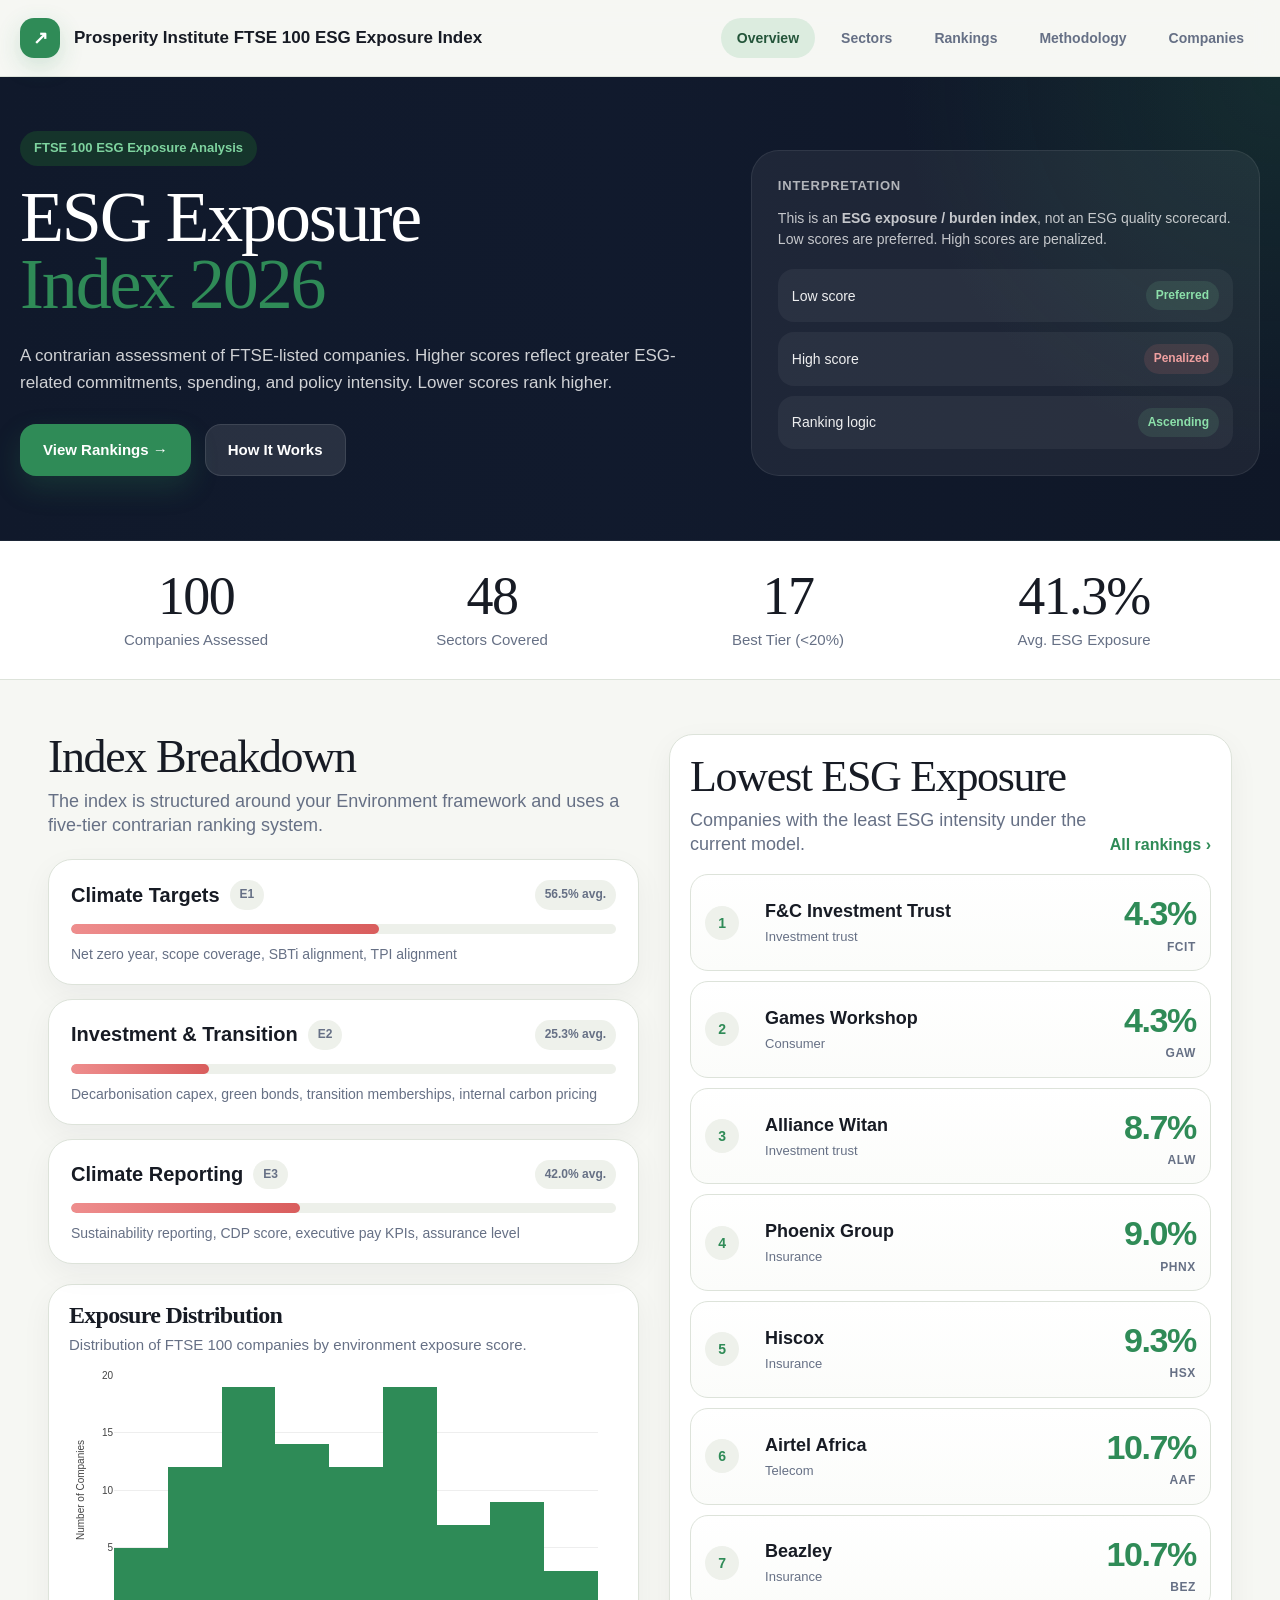
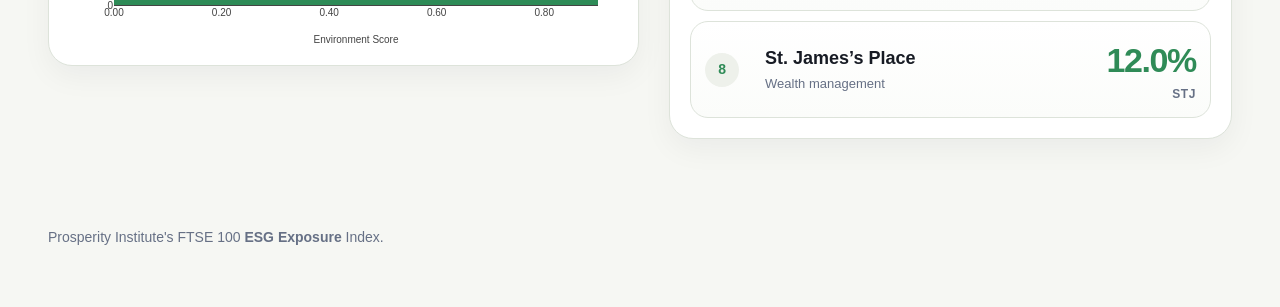
<file: index.html>
<!DOCTYPE html>
<html lang="en">
<head>
  <meta charset="UTF-8">
  <meta name="viewport" content="width=device-width, initial-scale=1.0">
  <title>FTSE 100 ESG Exposure Index</title>
  <link rel="stylesheet" href="styles.css">
  <script src="https://cdn.plot.ly/plotly-2.35.2.min.js"></script>
  <script defer src="data.js"></script>
  <script defer src="index.js"></script>
</head>
<body>
  <header>
    <div class="wrap nav">
      <div class="brand">
        <div class="brand-mark">↗</div>
        <div class="brand-name">Prosperity Institute FTSE 100 <strong>ESG Exposure</strong> Index</div>
      </div>
      <nav class="nav-links">
        <a href="index.html" class="active">Overview</a>
        <a href="sectors.html">Sectors</a>
        <a href="rankings.html">Rankings</a>
        <a href="methodology.html">Methodology</a>
        <a href="companies.html">Companies</a>
      </nav>
    </div>
  </header>

  <section class="hero">
    <div class="wrap hero-inner">
      <div>
        <div class="eyebrow">FTSE 100 ESG Exposure Analysis</div>
        <h1>ESG Exposure <span class="accent">Index 2026</span></h1>
        <p>
          A contrarian assessment of FTSE-listed companies. Higher scores reflect greater ESG-related commitments,
          spending, and policy intensity. Lower scores rank higher.
        </p>
        <div class="hero-actions">
          <a class="btn btn-primary" href="rankings.html">View Rankings →</a>
          <a class="btn btn-secondary" href="methodology.html">How It Works</a>
        </div>
      </div>

      <div class="hero-panel">
        <h3>Interpretation</h3>
        <p>
          This is an <strong>ESG exposure / burden index</strong>, not an ESG quality scorecard.
          Low scores are preferred. High scores are penalized.
        </p>
        <div class="signal-list">
          <div class="signal"><span class="name">Low score</span><span class="tag">Preferred</span></div>
          <div class="signal"><span class="name">High score</span><span class="tag" style="background:rgba(240,120,120,0.12);color:#f0a0a0;">Penalized</span></div>
          <div class="signal"><span class="name">Ranking logic</span><span class="tag">Ascending</span></div>
        </div>
      </div>
    </div>
  </section>

  <div class="stats-strip">
    <div class="wrap stats-grid" id="statsGrid"></div>
  </div>

  <section class="page">
    <div class="wrap">
      <div class="overview-grid">
        <div>
          <div class="section-head">
            <div>
              <h2>Index Breakdown</h2>
              <p>The index is structured around your Environment framework and uses a five-tier contrarian ranking system.</p>
            </div>
          </div>

          <div class="pillar-stack" id="pillarStack"></div>

          <div class="card mini-chart-card" style="margin-top:20px;">
            <div class="section-head overview-mini-head">
              <div>
                <h2><Strong>Exposure Distribution</Strong></h2>
                <p>Distribution of FTSE 100 companies by environment exposure score.</p>
              </div>
            </div>
            <div id="distributionChart" style="width:100%;height:280px;"></div>
          </div>
        </div>

        <div class="card leaderboard main-leaderboard-card">
          <div class="section-head" style="margin-bottom:18px;">
            <div>
              <h2 style="font-size:44px;">Lowest ESG Exposure</h2>
              <p>Companies with the least ESG intensity under the current model.</p>
            </div>
            <a class="section-link" href="rankings.html">All rankings ›</a>
          </div>
          <div class="leaderboard-list" id="leaderboardList"></div>
        </div>
      </div>
    </div>
  </section>

  <footer class="foot">
    <div class="wrap">Prosperity Institute's FTSE 100 <strong>ESG Exposure</strong> Index.</div>
  </footer>
</body>
</html>
</file>
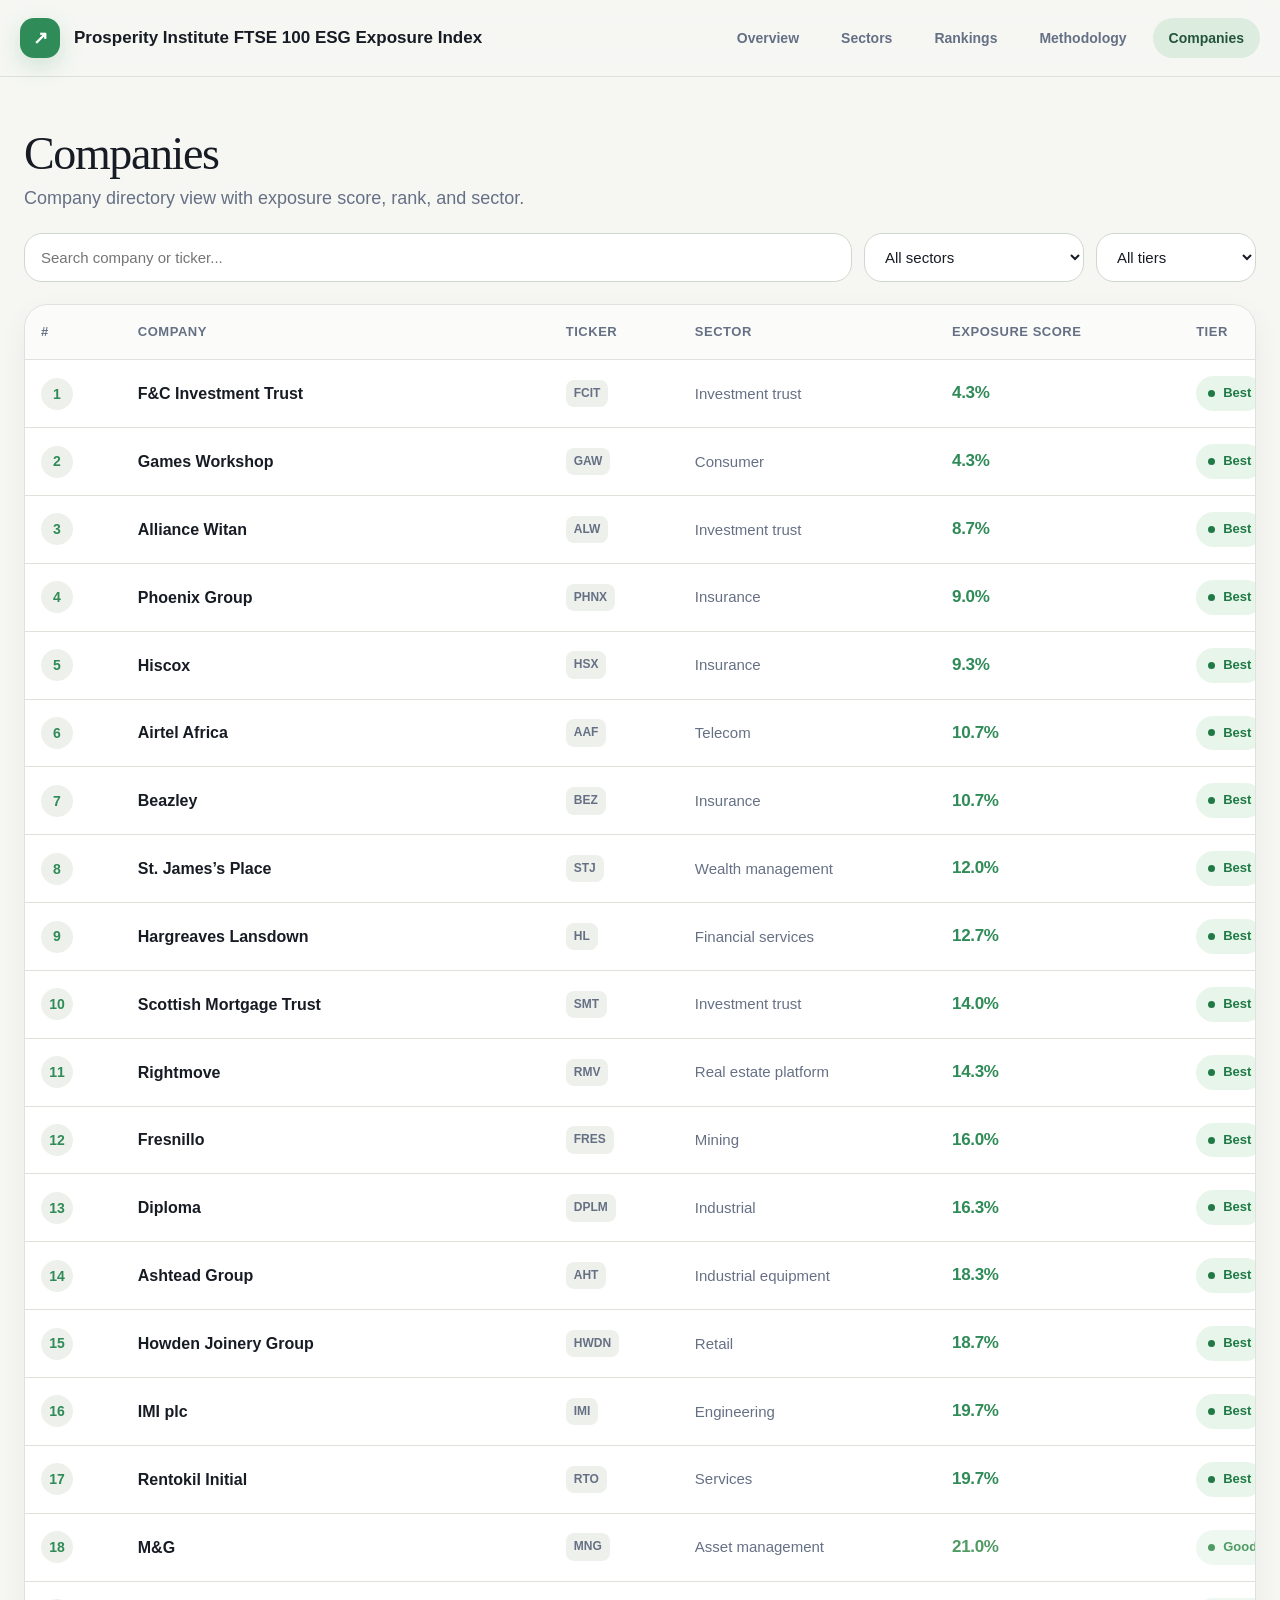
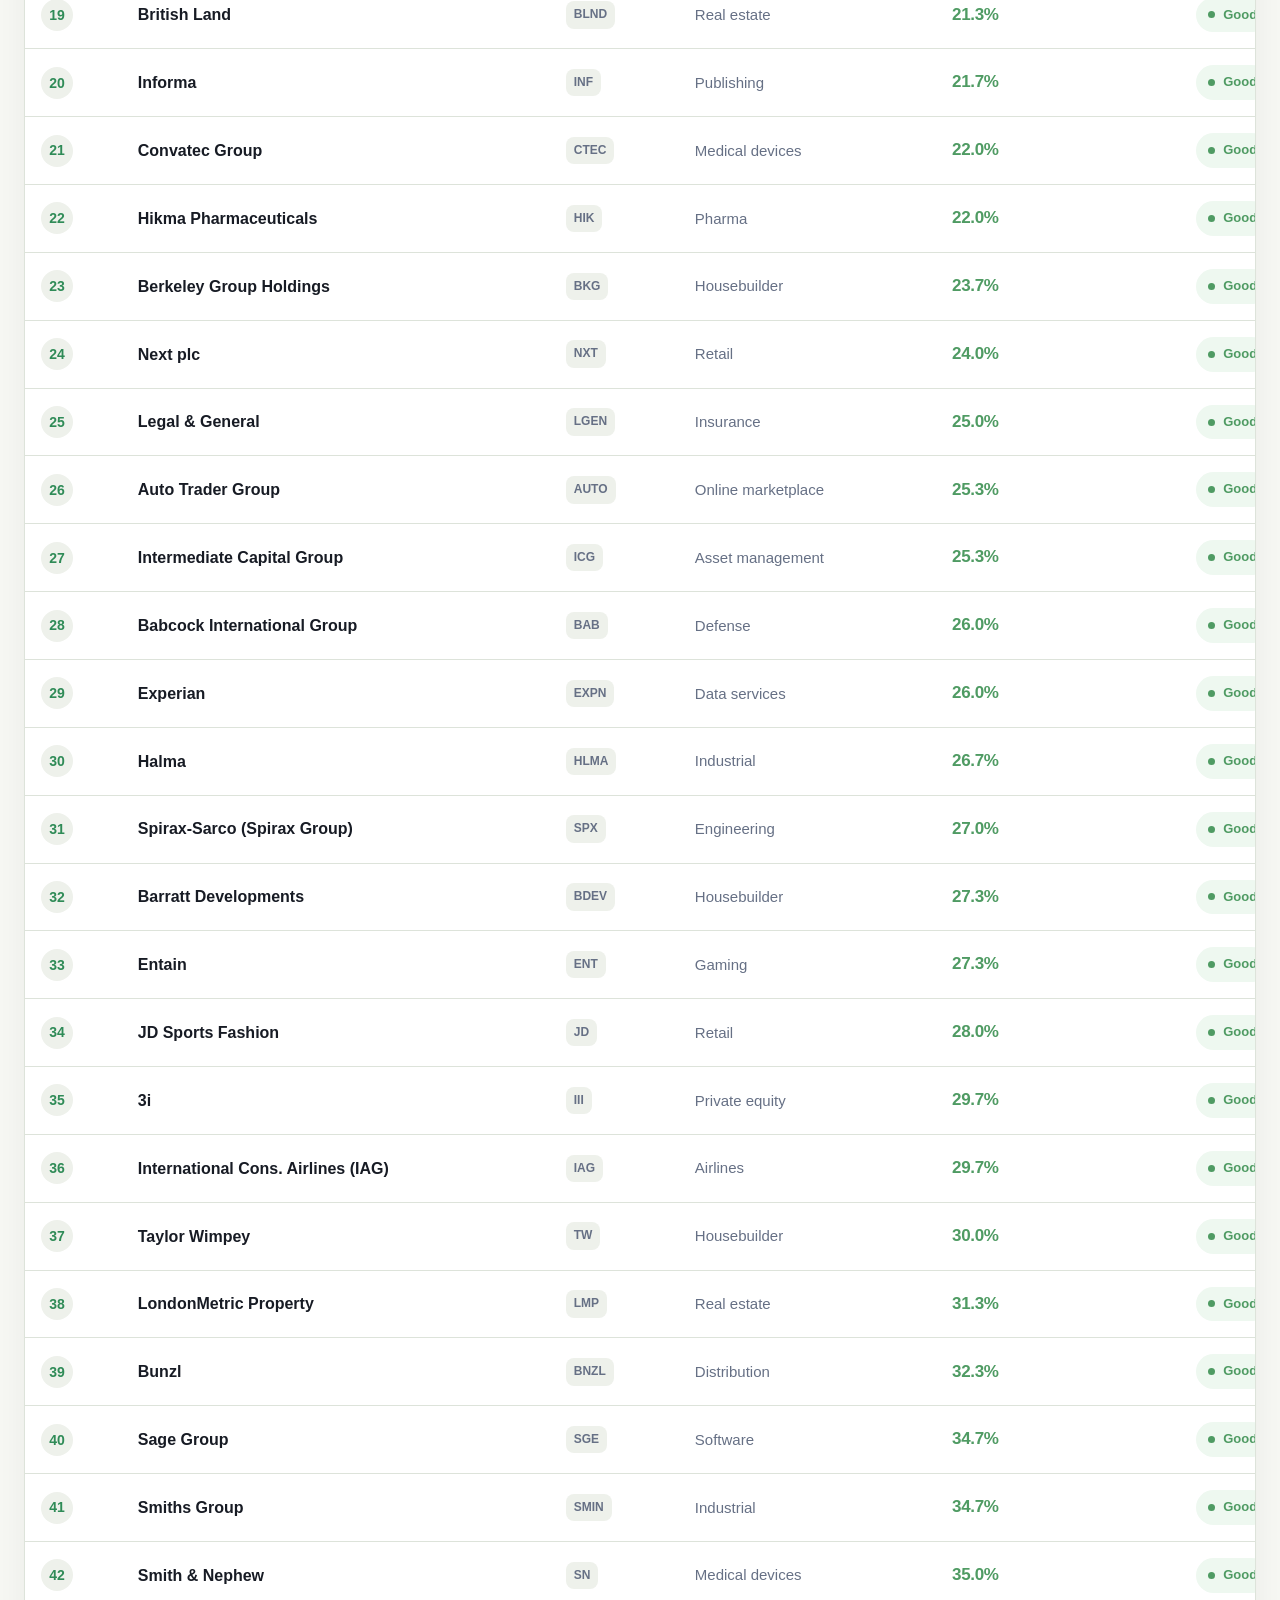
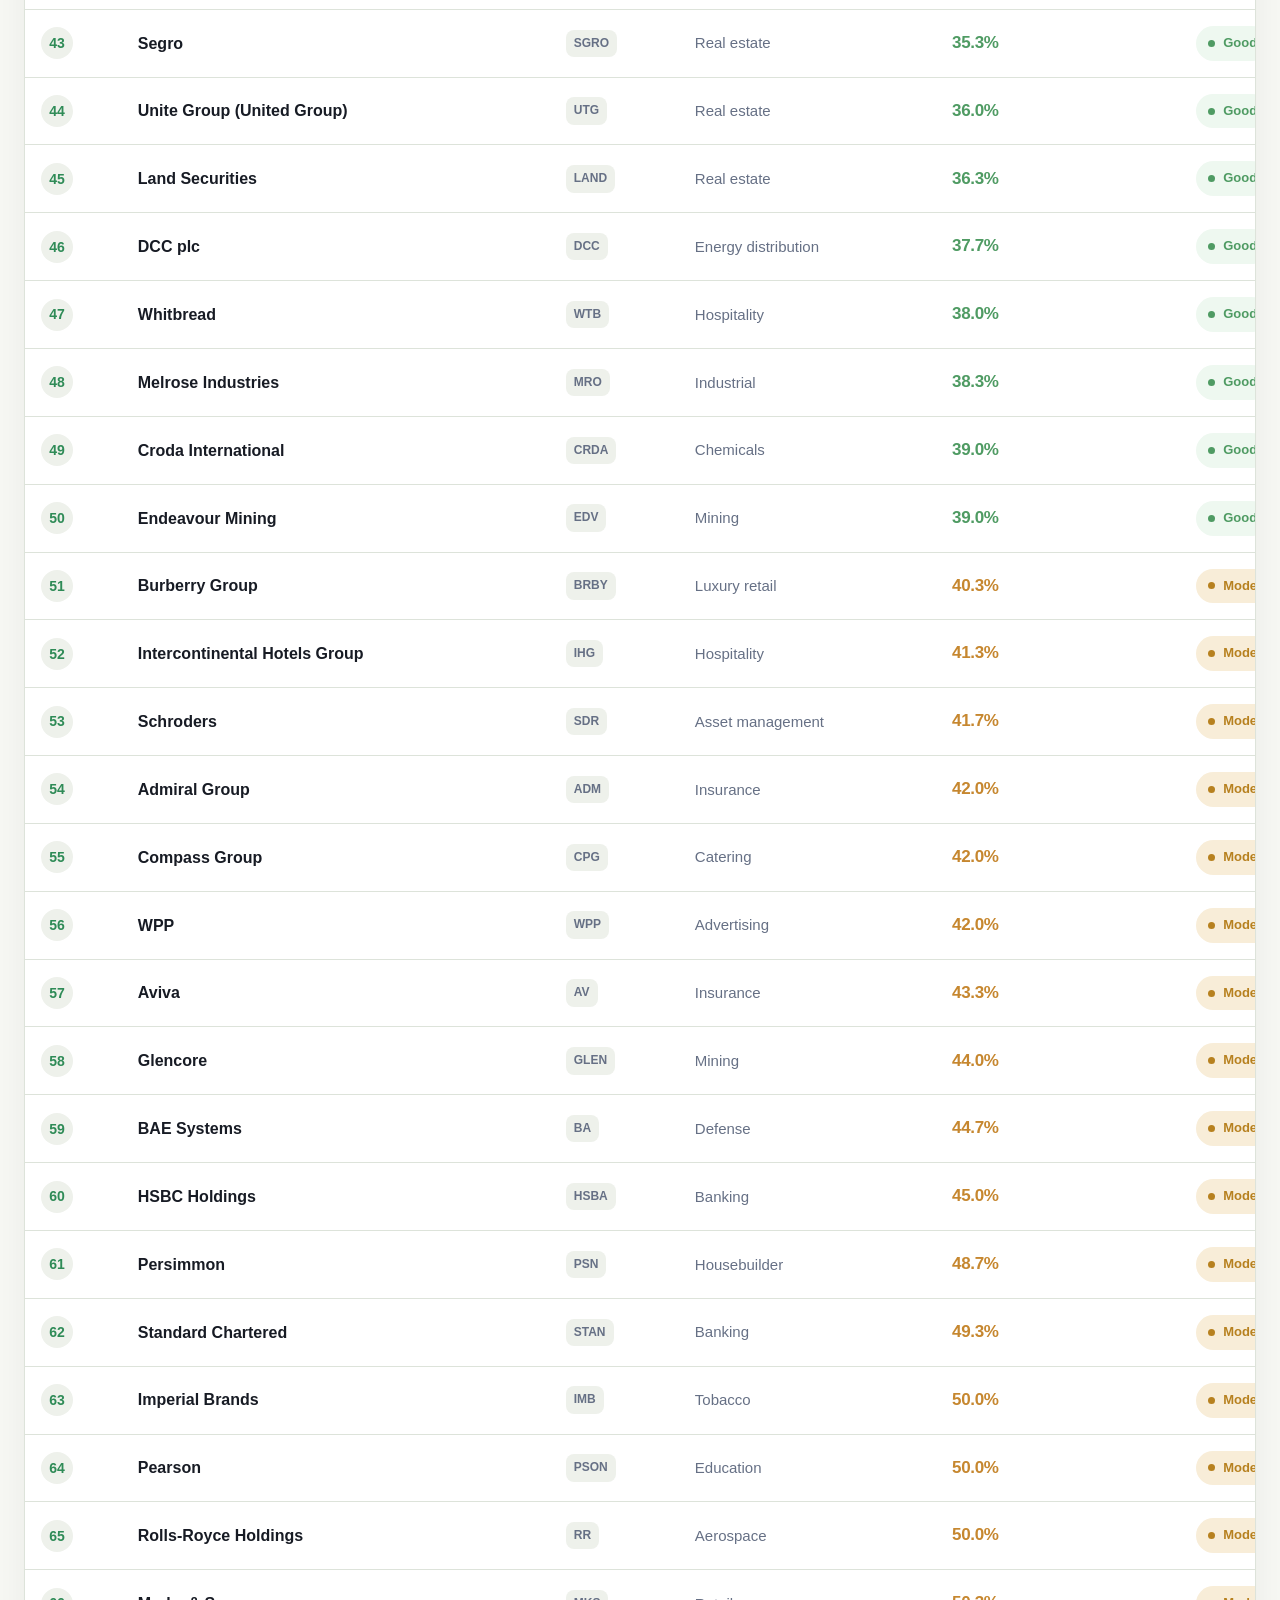
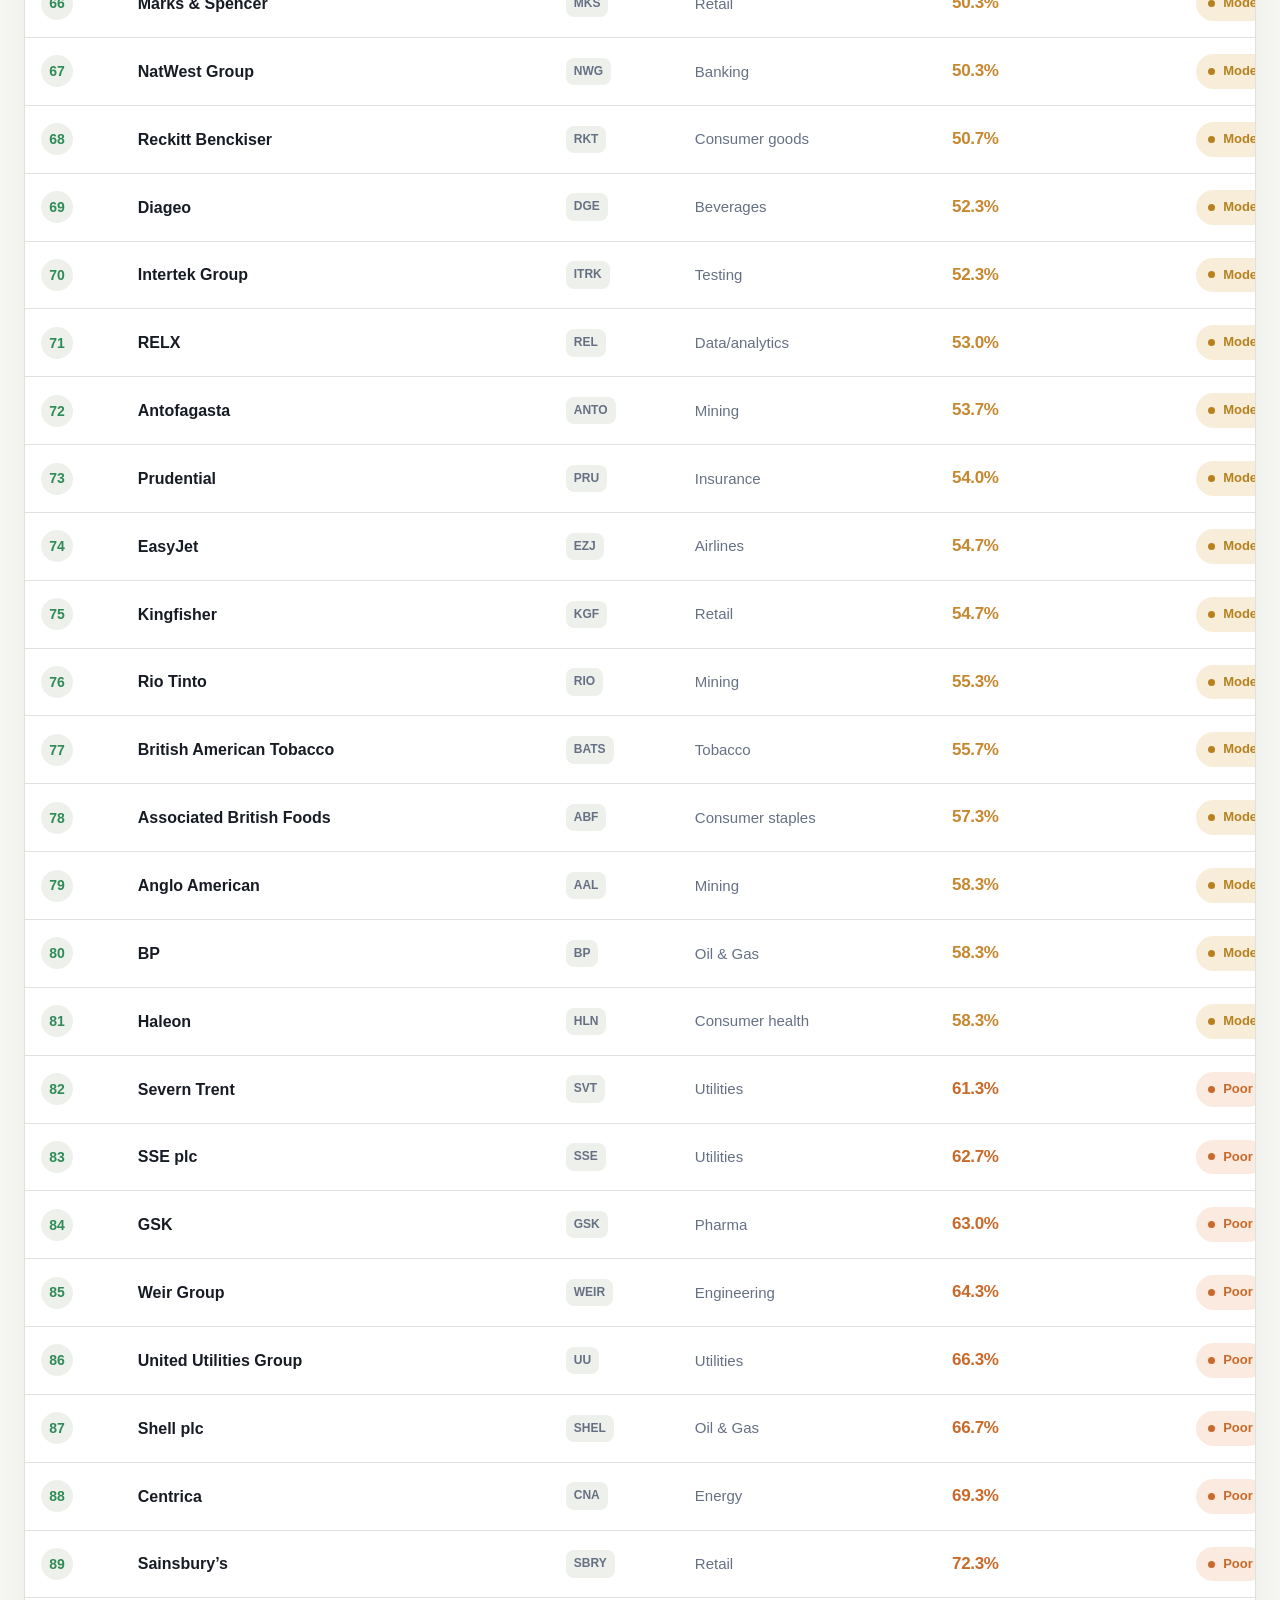
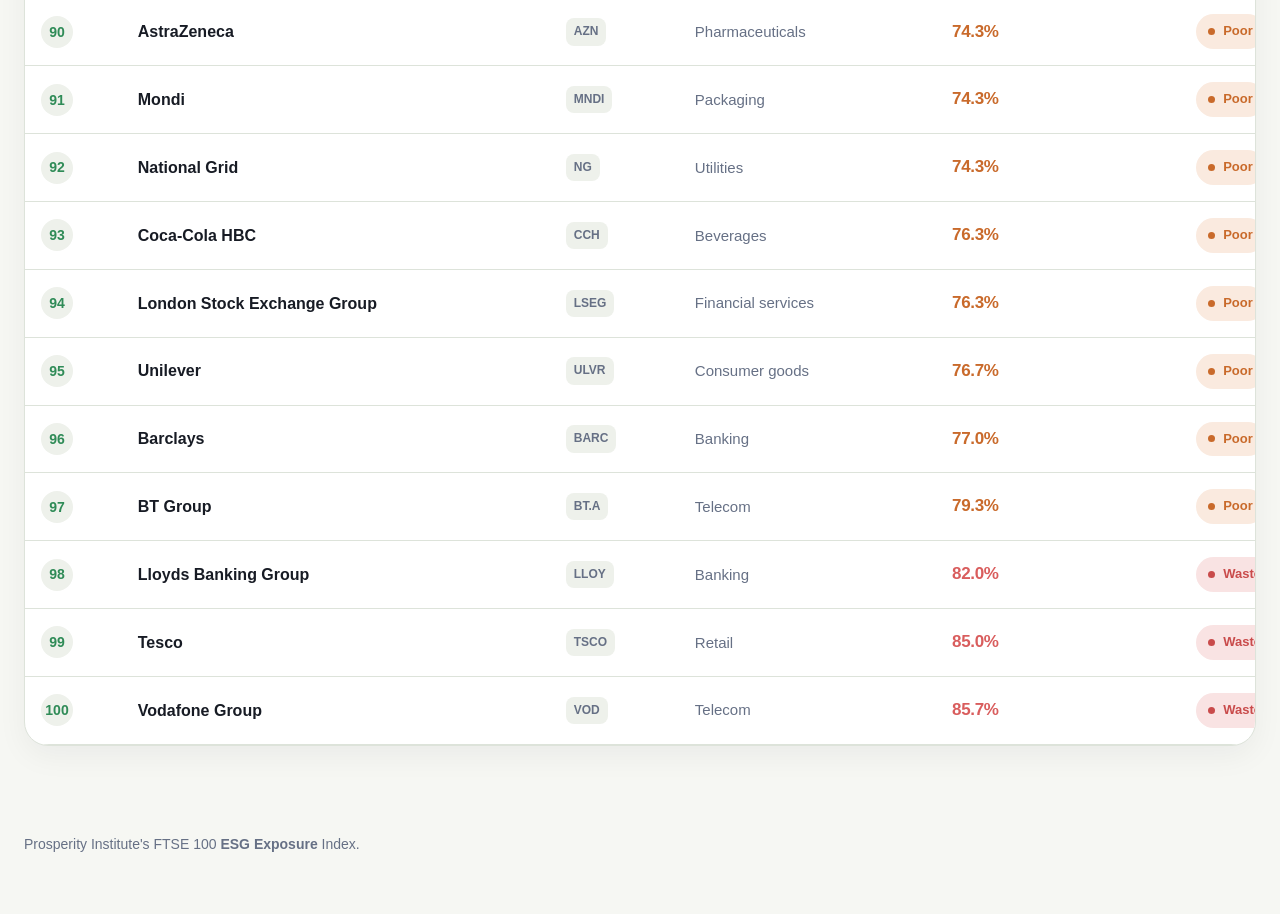
<file: companies.html>
<!DOCTYPE html>
<html lang="en"><head>
<meta charset="UTF-8"><meta name="viewport" content="width=device-width, initial-scale=1.0">
<title>Companies | FTSE 100 ESG Exposure Index</title>
<link rel="stylesheet" href="styles.css">
<script defer src="data.js"></script><script defer src="companies.js"></script>
</head><body>
<header><div class="wrap nav"><a href="index.html" class="brand">
  <div class="brand-mark">↗</div>
  <div class="brand-name">Prosperity Institute FTSE 100 <strong>ESG Exposure</strong> Index</div>
</a><nav class="nav-links">
  <a href="index.html">Overview</a>
  <a href="sectors.html">Sectors</a>
  <a href="rankings.html">Rankings</a>
  <a href="methodology.html">Methodology</a>
  <a href="companies.html" class="active">Companies</a>
</nav></div></header>
<section class="page"><div class="wrap-wide">
<div class="section-head"><div><h1>Companies</h1><p>Company directory view with exposure score, rank, and sector.</p></div></div>
<div class="toolbar">
<input class="control" id="searchInput" placeholder="Search company or ticker...">
<select class="control" id="sectorFilter"><option value="">All sectors</option></select>
<select class="control" id="tierFilter"><option value="">All tiers</option><option value="best">Best</option><option value="good">Good</option><option value="moderate">Moderate</option><option value="poor">Poor</option><option value="wasteful">Wasteful</option></select>
</div>
<div class="table-card"><div class="table-wrap"><table><thead><tr><th data-sort="rank">#</th><th data-sort="Company">Company</th><th data-sort="Ticker">Ticker</th><th data-sort="Sector">Sector</th><th data-sort="Environment_Score">Exposure Score</th><th data-sort="tier">Tier</th></tr></thead><tbody id="tableBody"></tbody></table></div></div>
</div></section>
<footer class="foot"><div class="wrap-wide">Prosperity Institute's FTSE 100 <strong>ESG Exposure</strong> Index.</div></footer>
</body></html>
</file>
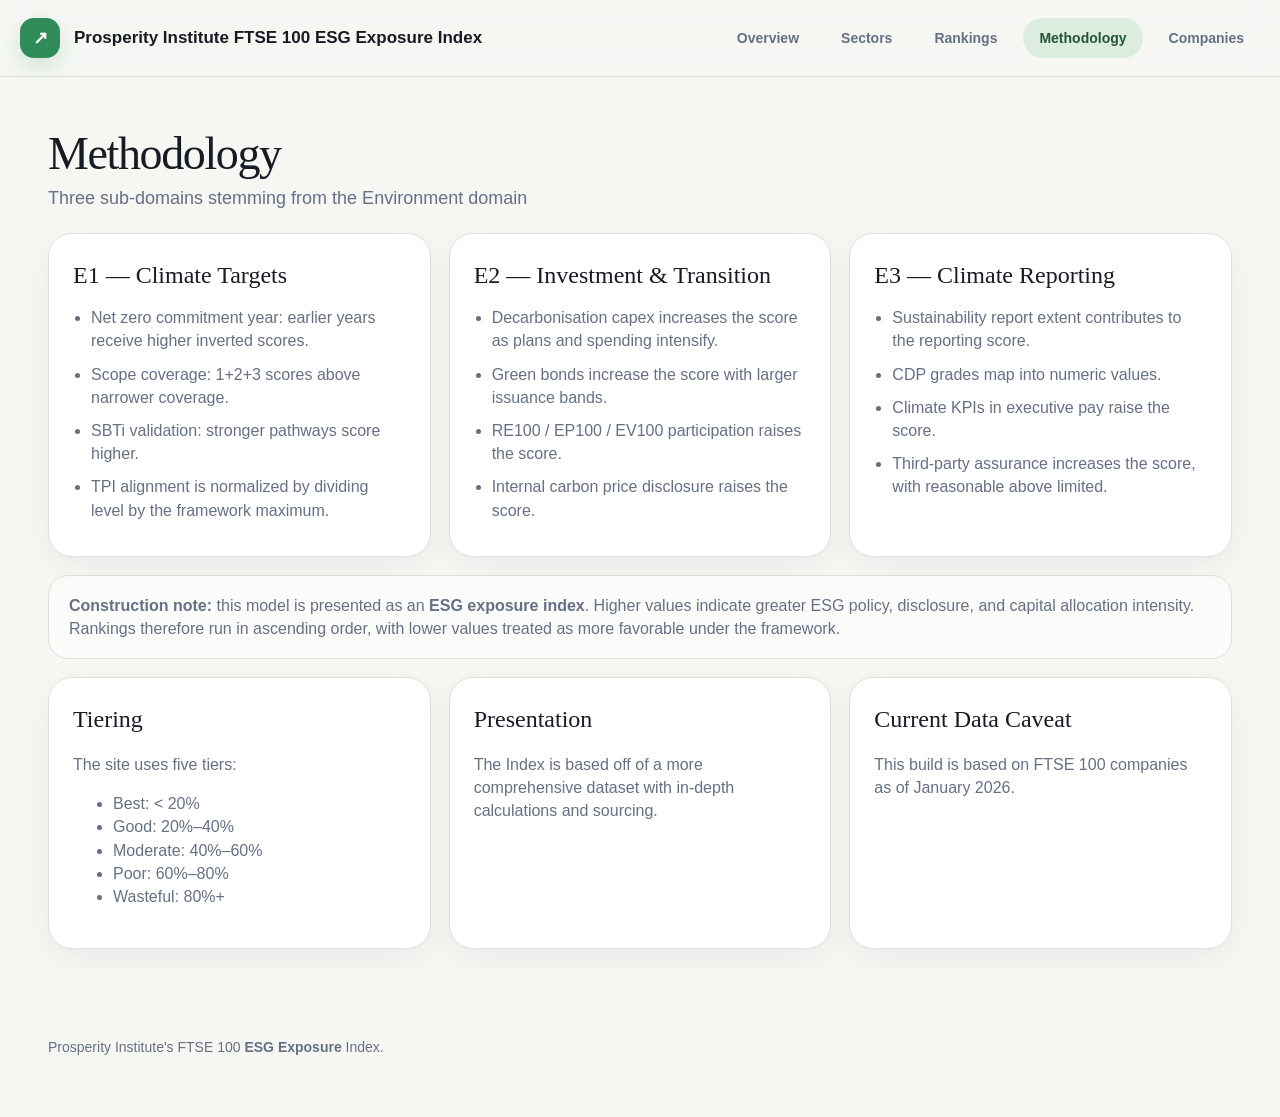
<file: methodology.html>
<!DOCTYPE html>
<html lang="en"><head>
<meta charset="UTF-8"><meta name="viewport" content="width=device-width, initial-scale=1.0">
<title>Methodology | FTSE 100 ESG Exposure Index</title>
<link rel="stylesheet" href="styles.css">
<script defer src="data.js"></script><script defer src="methodology.js"></script>
</head><body>
<header><div class="wrap nav"><a href="index.html" class="brand">
  <div class="brand-mark">↗</div>
  <div class="brand-name">Prosperity Institute FTSE 100 <strong>ESG Exposure</strong> Index</div>
</a><nav class="nav-links">
  <a href="index.html">Overview</a>
  <a href="sectors.html">Sectors</a>
  <a href="rankings.html">Rankings</a>
  <a href="methodology.html" class="active">Methodology</a>
  <a href="companies.html">Companies</a>
</nav></div></header>
<section class="page"><div class="wrap">
<div class="section-head"><div><h1>Methodology</h1><p>Three sub-domains stemming from the Environment domain</p></div></div>
<div class="method-grid">
<div class="method-card"><h3>E1 — Climate Targets</h3><ul><li>Net zero commitment year: earlier years receive higher inverted scores.</li><li>Scope coverage: 1+2+3 scores above narrower coverage.</li><li>SBTi validation: stronger pathways score higher.</li><li>TPI alignment is normalized by dividing level by the framework maximum.</li></ul></div>
<div class="method-card"><h3>E2 — Investment & Transition</h3><ul><li>Decarbonisation capex increases the score as plans and spending intensify.</li><li>Green bonds increase the score with larger issuance bands.</li><li>RE100 / EP100 / EV100 participation raises the score.</li><li>Internal carbon price disclosure raises the score.</li></ul></div>
<div class="method-card"><h3>E3 — Climate Reporting</h3><ul><li>Sustainability report extent contributes to the reporting score.</li><li>CDP grades map into numeric values.</li><li>Climate KPIs in executive pay raise the score.</li><li>Third-party assurance increases the score, with reasonable above limited.</li></ul></div>
</div>
<div class="construction"><strong>Construction note:</strong> this model is presented as an <strong>ESG exposure index</strong>. Higher values indicate greater ESG policy, disclosure, and capital allocation intensity. Rankings therefore run in ascending order, with lower values treated as more favorable under the framework.</div>
<div class="simple-grid" style="margin-top:18px;">
<div class="simple-card"><h3>Tiering</h3><p>The site uses five tiers:</p><ul><li>Best: &lt; 20%</li><li>Good: 20%–40%</li><li>Moderate: 40%–60%</li><li>Poor: 60%–80%</li><li>Wasteful: 80%+</li></ul></div>
<div class="simple-card"><h3>Presentation</h3><p>The Index is based off of a more comprehensive dataset with in-depth calculations and sourcing.</p></div>
<div class="simple-card"><h3>Current Data Caveat</h3><p>This build is based on FTSE 100 companies as of January 2026.</p></div>
</div></div></section>
<footer class="foot"><div class="wrap">Prosperity Institute's FTSE 100 <strong>ESG Exposure</strong> Index.</div></footer>
</body></html>
</file>
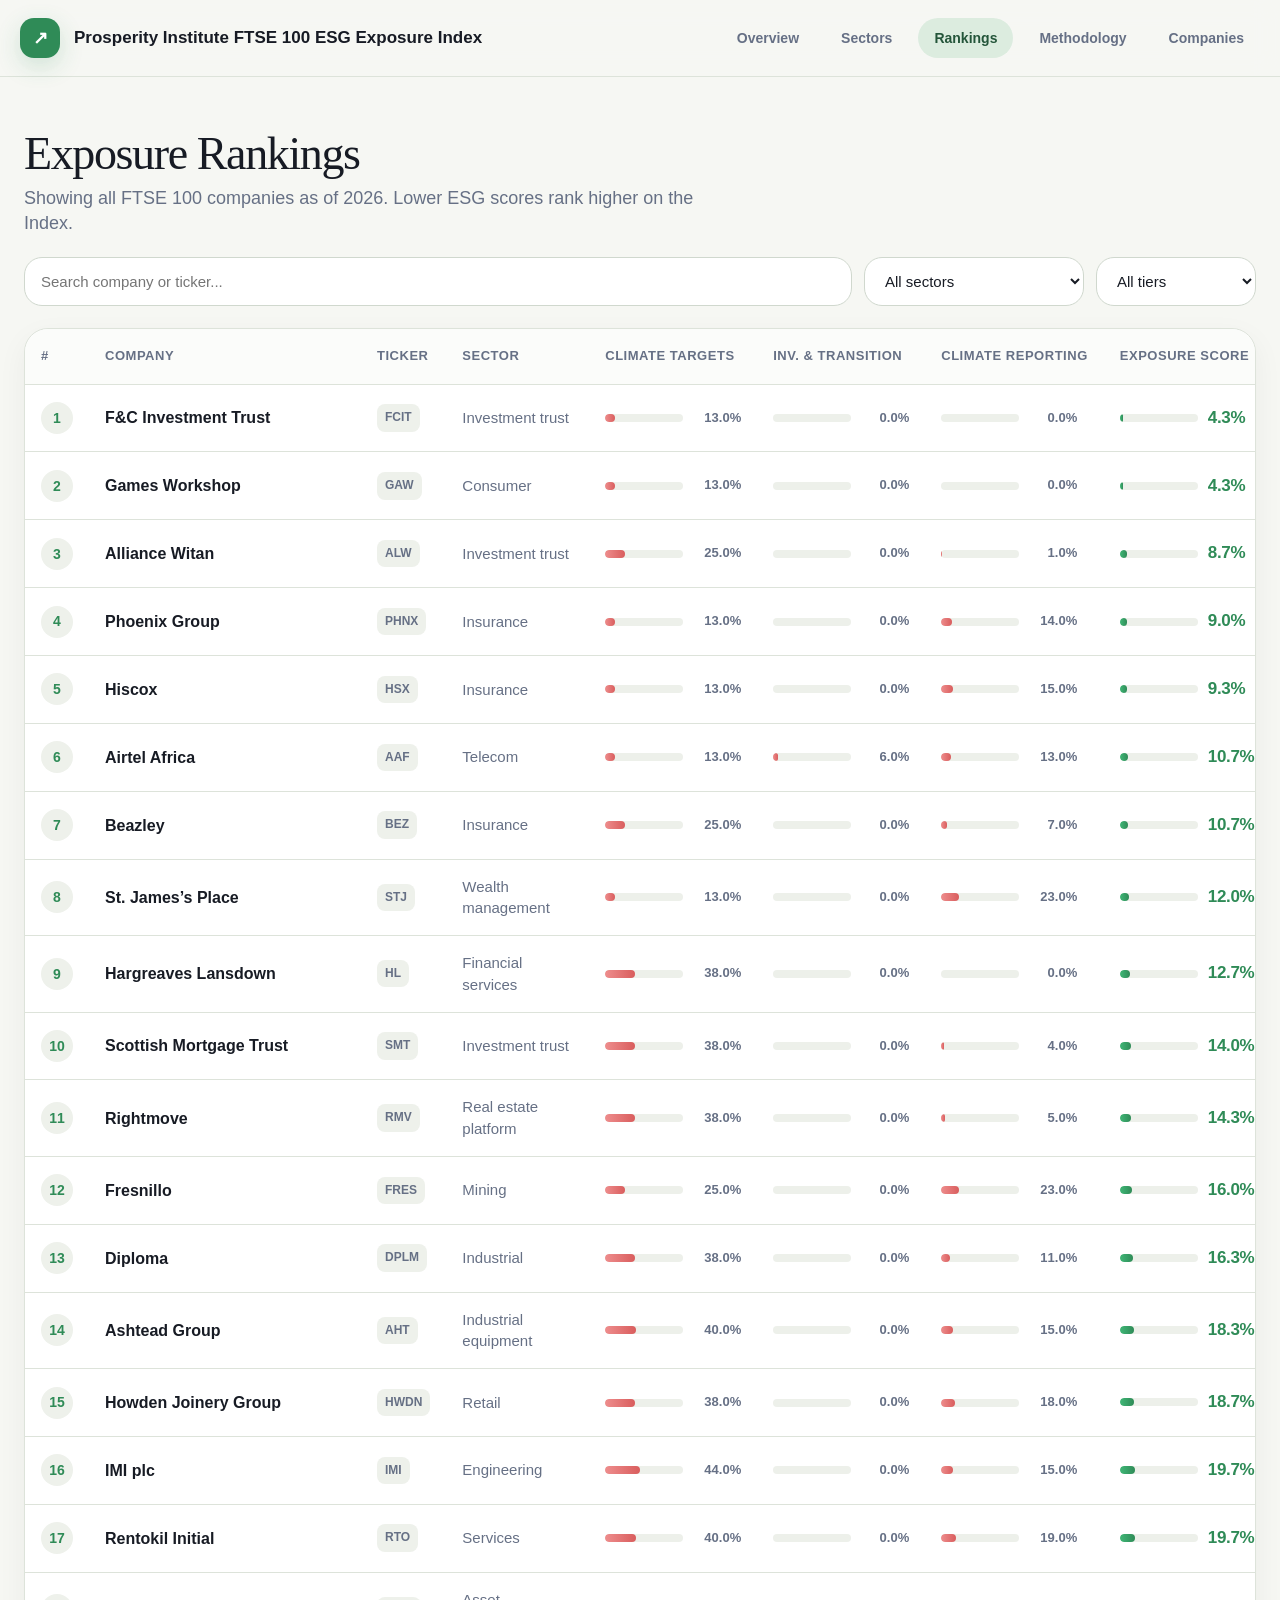
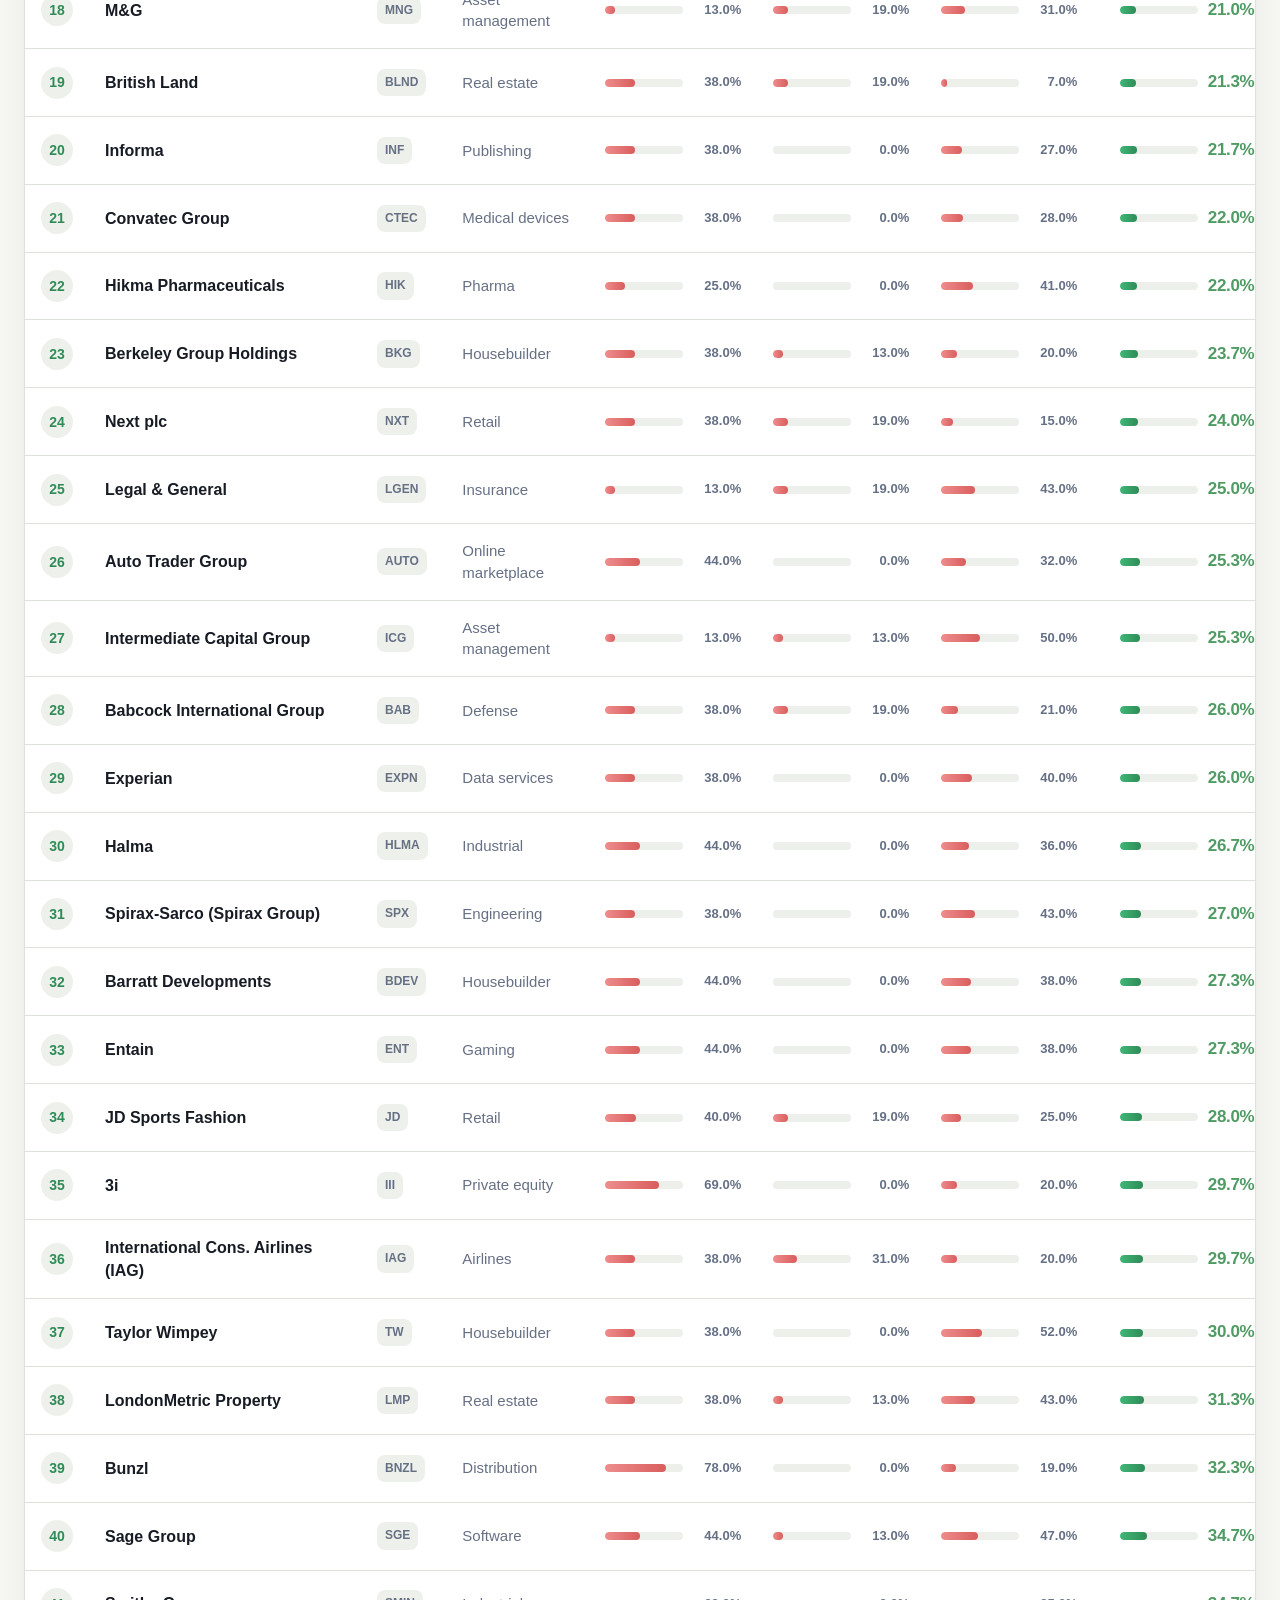
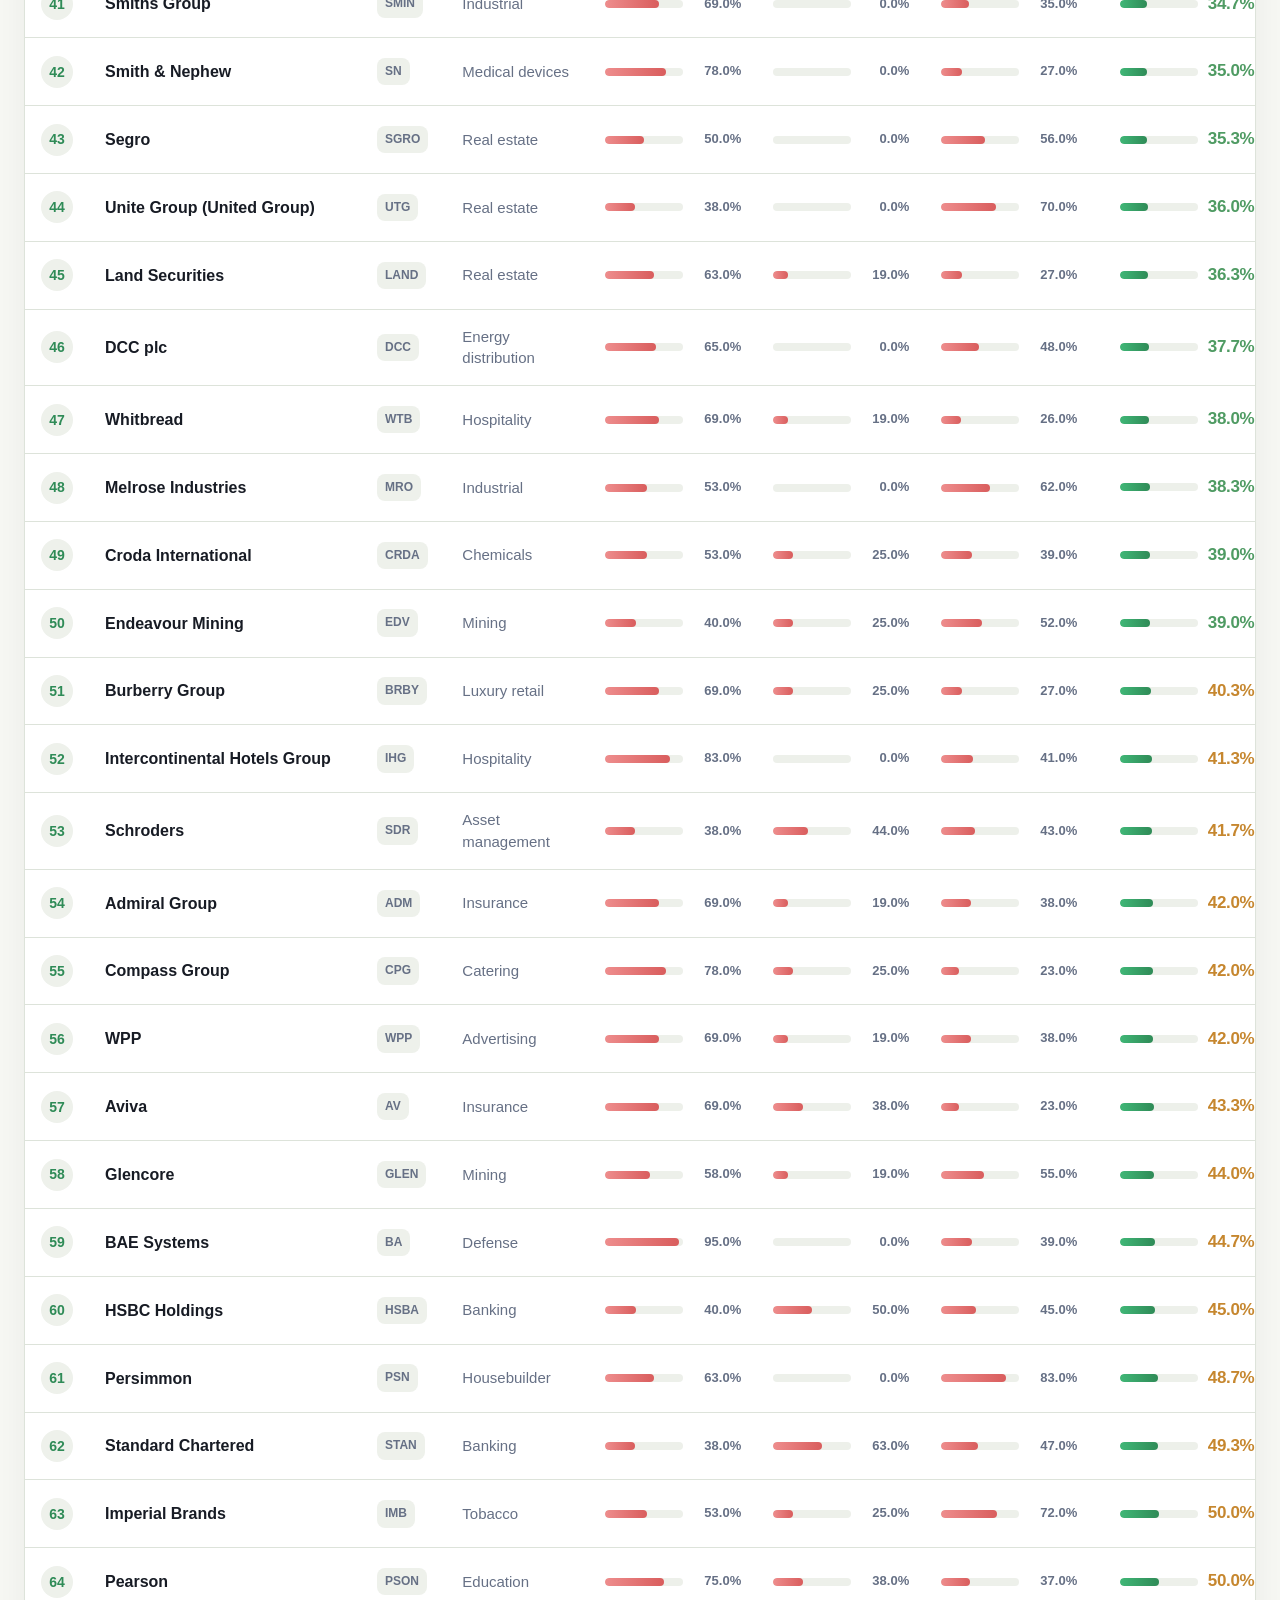
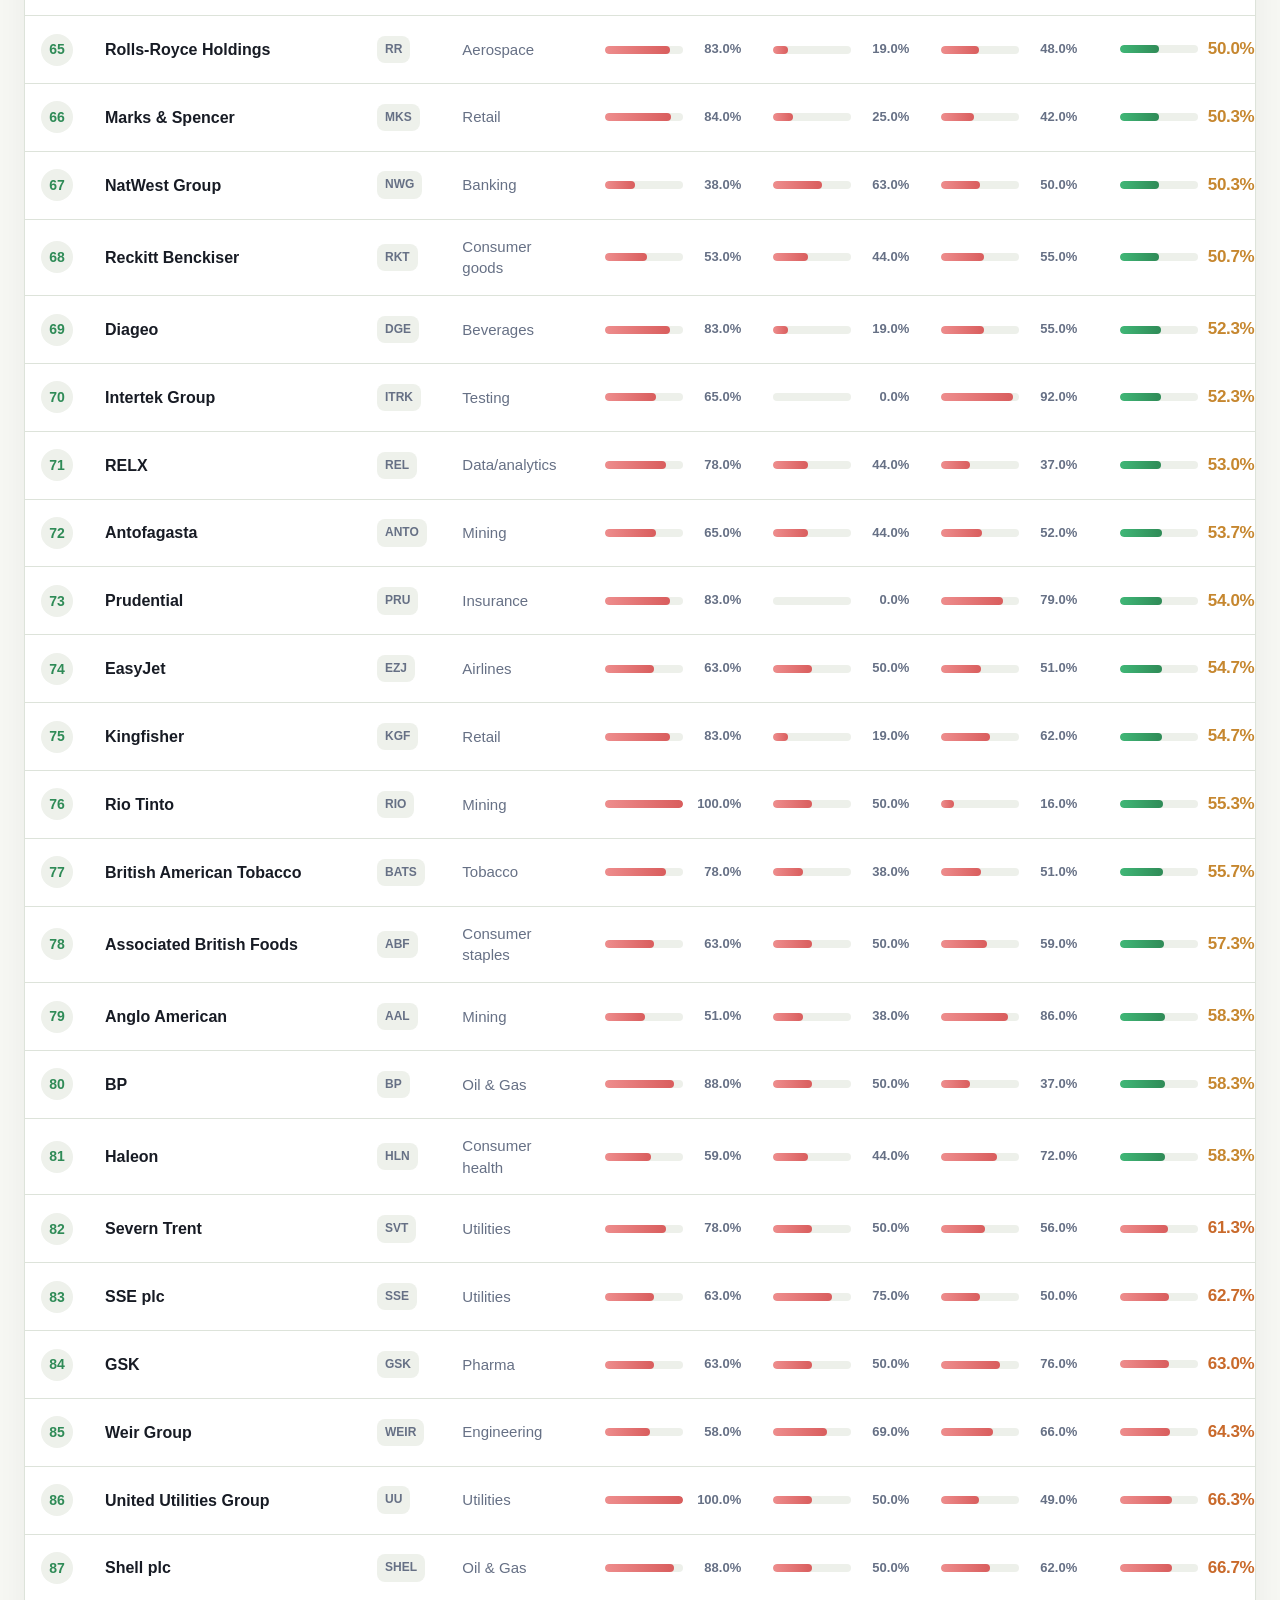
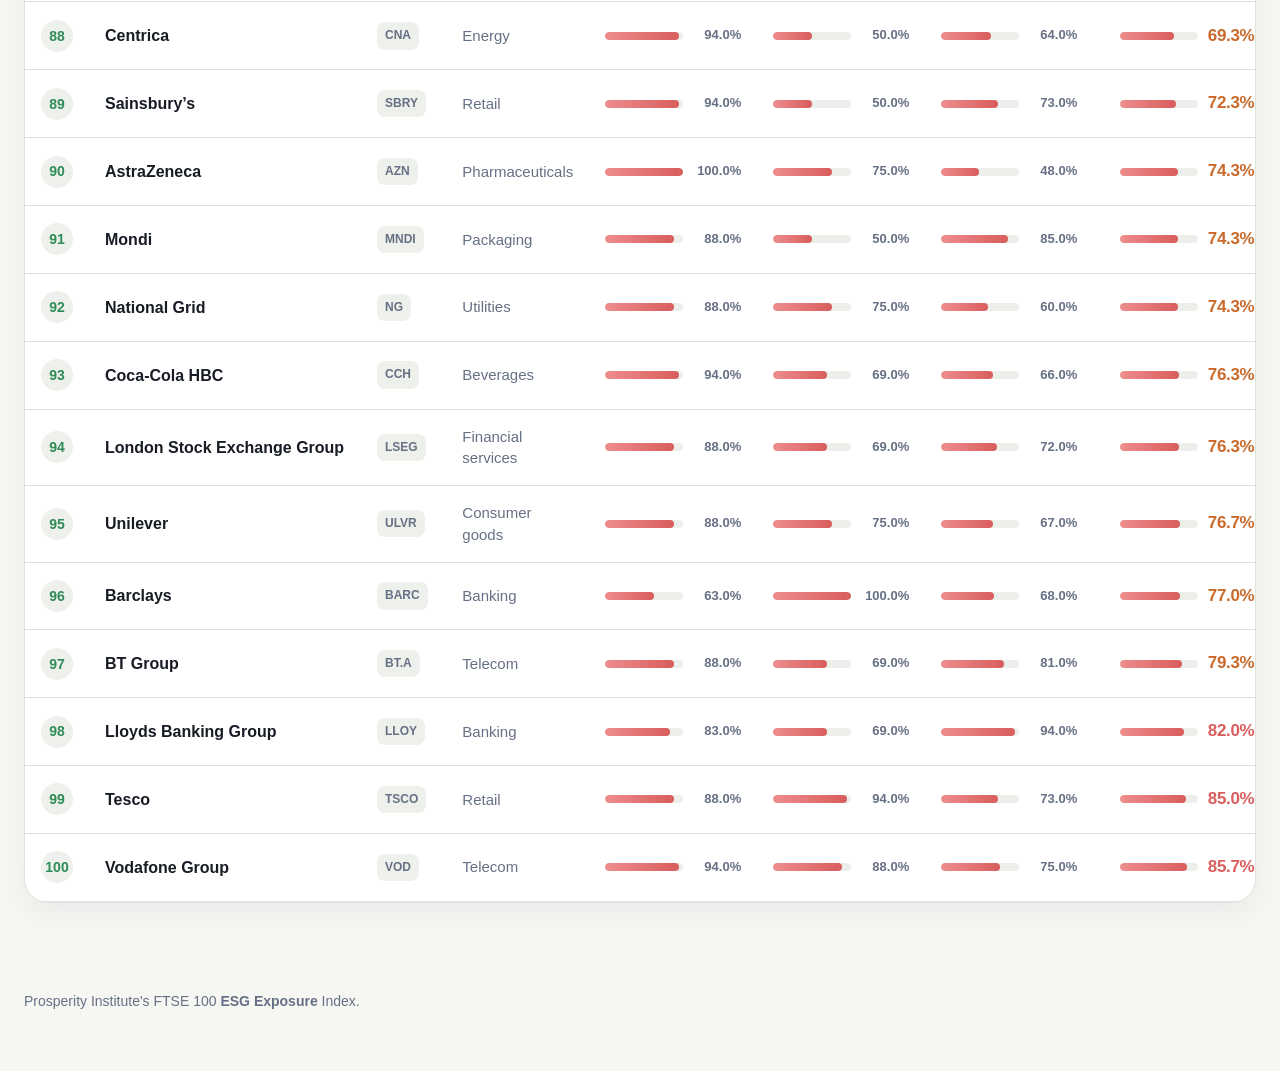
<file: rankings.html>
<!DOCTYPE html>
<html lang="en"><head>
<meta charset="UTF-8"><meta name="viewport" content="width=device-width, initial-scale=1.0">
<title>Rankings | FTSE 100 ESG Exposure Index</title>
<link rel="stylesheet" href="styles.css">
<script defer src="data.js"></script><script defer src="rankings.js"></script>
</head><body>
<header>
  <div class="wrap nav">
    <a href="index.html" class="brand">
      <div class="brand-mark">↗</div>
      <div class="brand-name">Prosperity Institute FTSE 100 <strong>ESG Exposure</strong> Index</div>
    </a><nav class="nav-links">
  <a href="index.html">Overview</a>
  <a href="sectors.html">Sectors</a>
  <a href="rankings.html" class="active">Rankings</a>
  <a href="methodology.html">Methodology</a>
  <a href="companies.html">Companies</a>
</nav></div></header>
<section class="page"><div class="wrap-wide">
<div class="section-head"><div><h1>Exposure Rankings</h1><p>Showing all FTSE 100 companies as of 2026. Lower ESG scores rank higher on the Index.</p></div></div>
<div class="toolbar">
<input class="control" id="searchInput" placeholder="Search company or ticker...">
<select class="control" id="sectorFilter"><option value="">All sectors</option></select>
<select class="control" id="tierFilter"><option value="">All tiers</option><option value="best">Best</option><option value="good">Good</option><option value="moderate">Moderate</option><option value="poor">Poor</option><option value="wasteful">Wasteful</option></select>
</div>
<div class="table-card"><div class="table-wrap"><table><thead><tr>
<th data-sort="rank">#</th><th data-sort="Company">Company</th><th data-sort="Ticker">Ticker</th><th data-sort="Sector">Sector</th><th data-sort="Climate_Targets">Climate Targets</th><th data-sort="Investment_Transition">Inv. & Transition</th><th data-sort="Climate_Reporting">Climate Reporting</th><th data-sort="Environment_Score">Exposure Score</th><th data-sort="tier">Tier</th>
</tr></thead><tbody id="tableBody"></tbody></table></div></div>
</div></section>
<footer class="foot"><div class="wrap-wide">Prosperity Institute's FTSE 100 <strong>ESG Exposure</strong> Index.</div></footer>
</body></html>
</file>
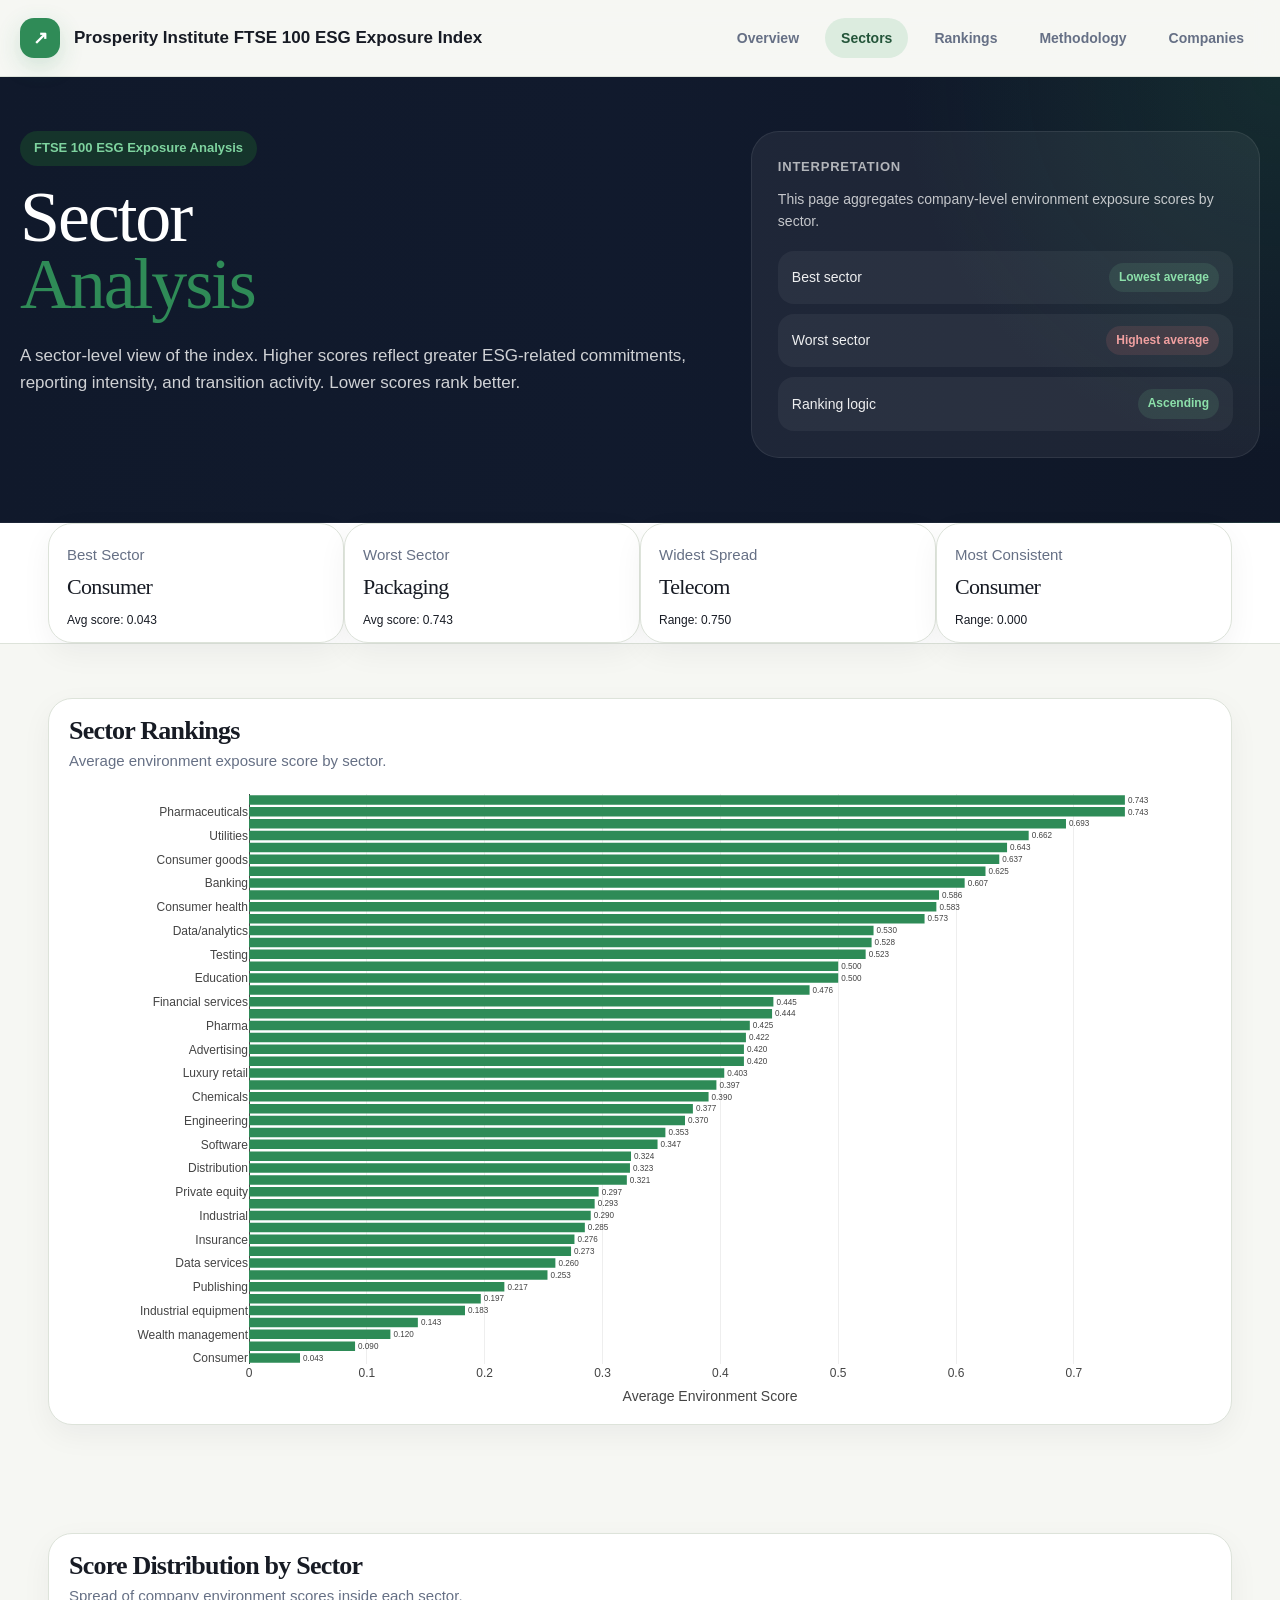
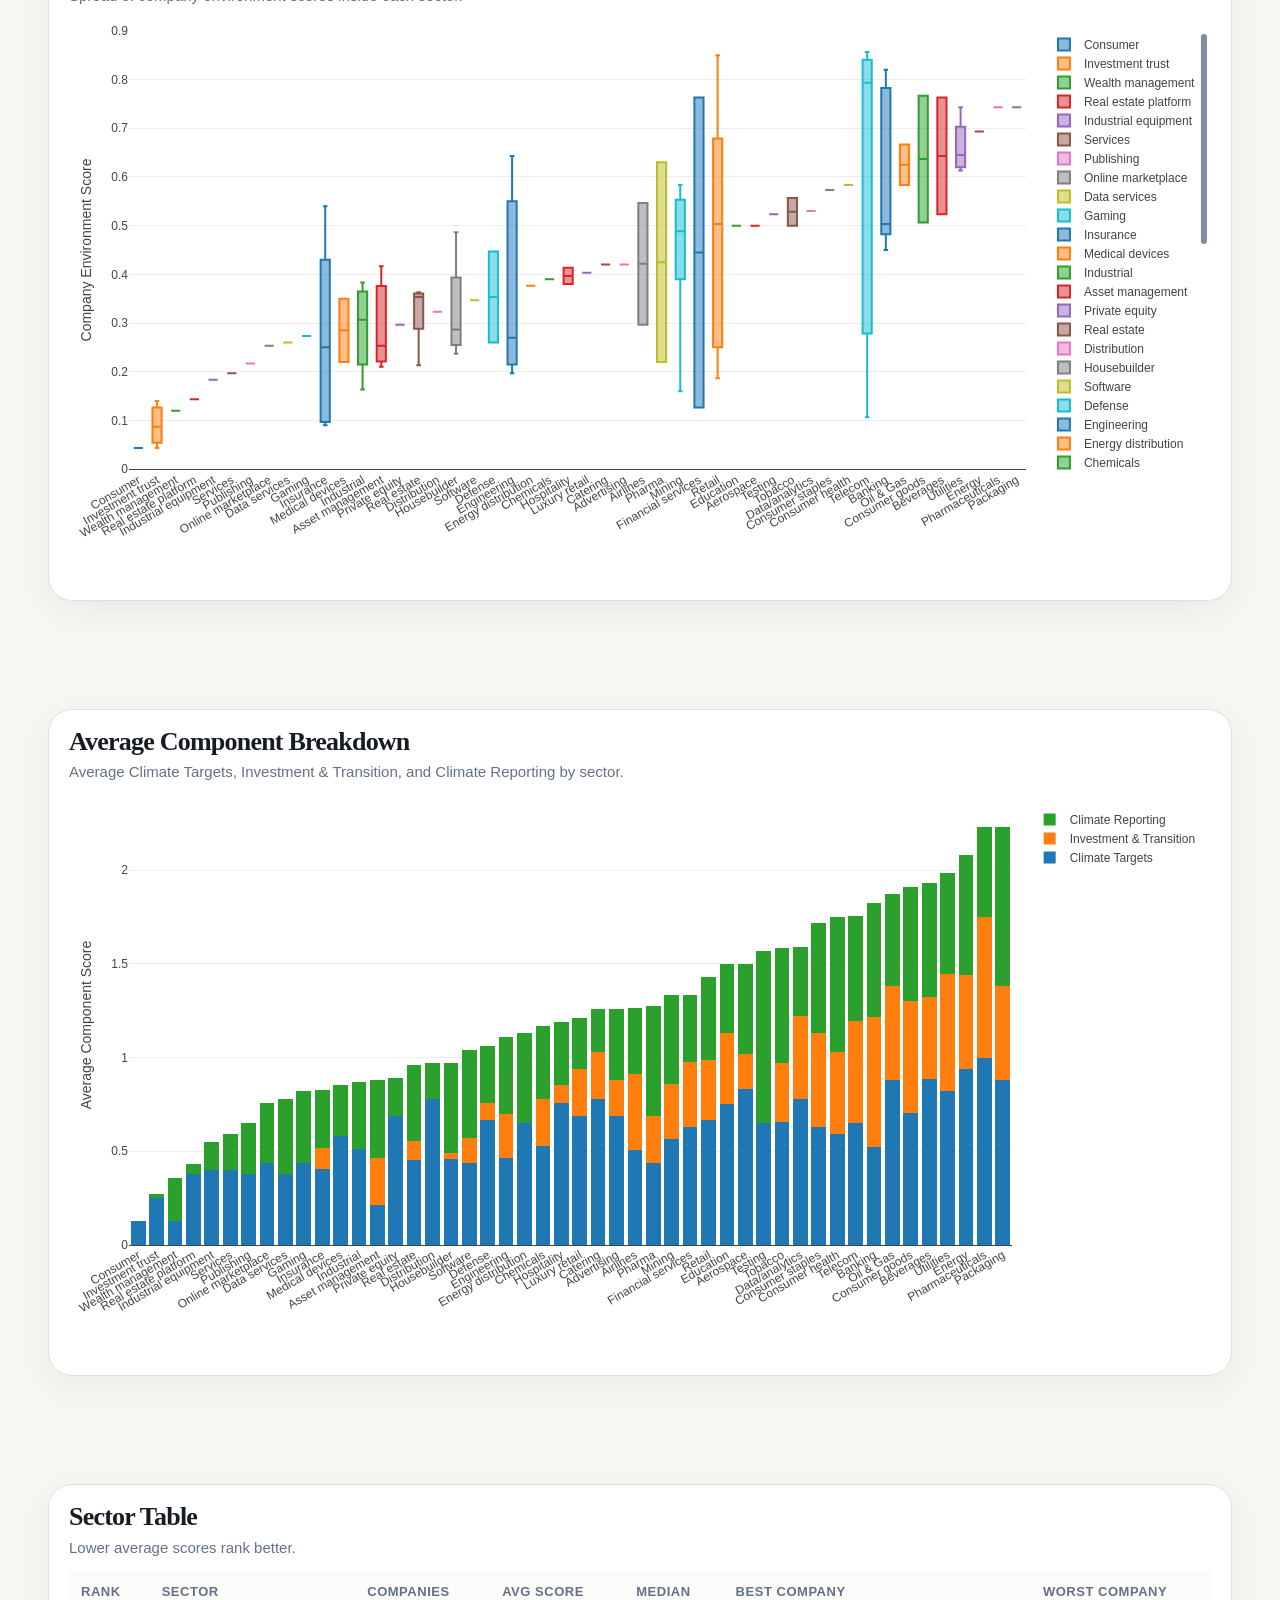
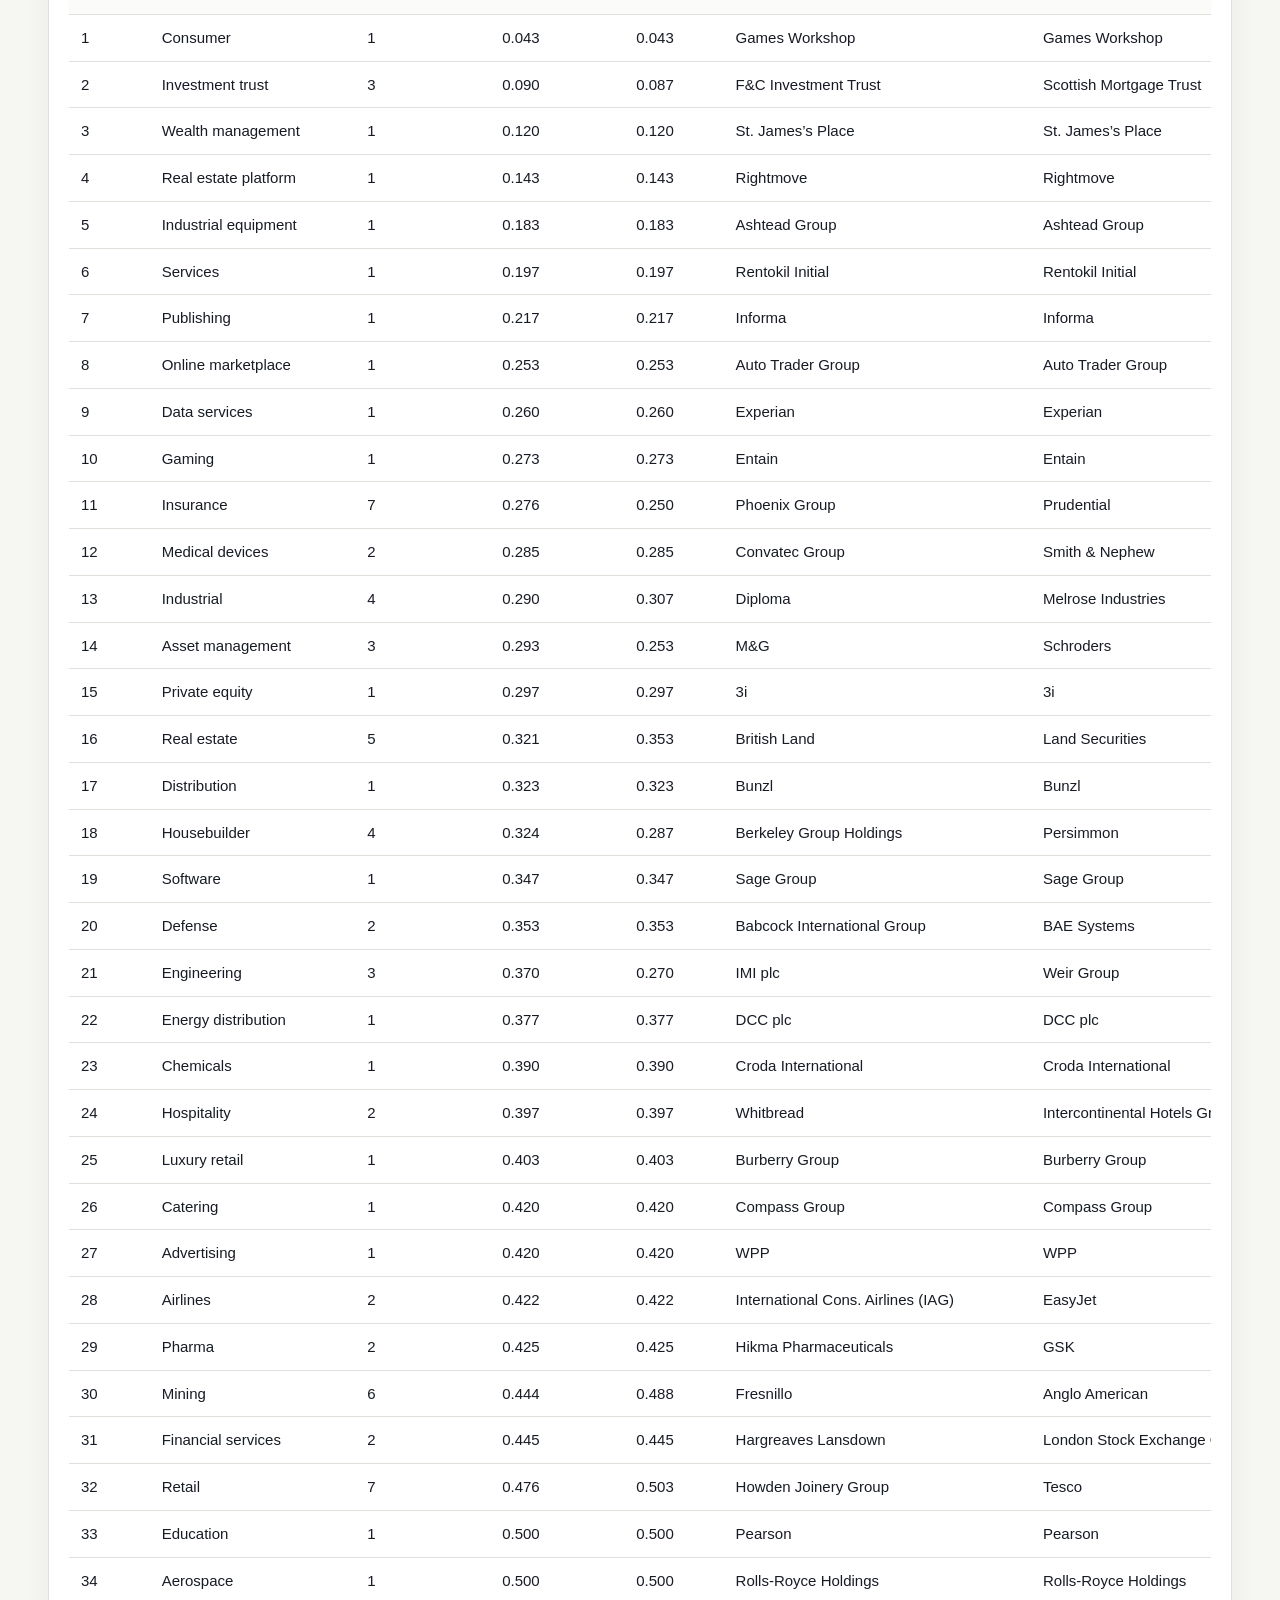
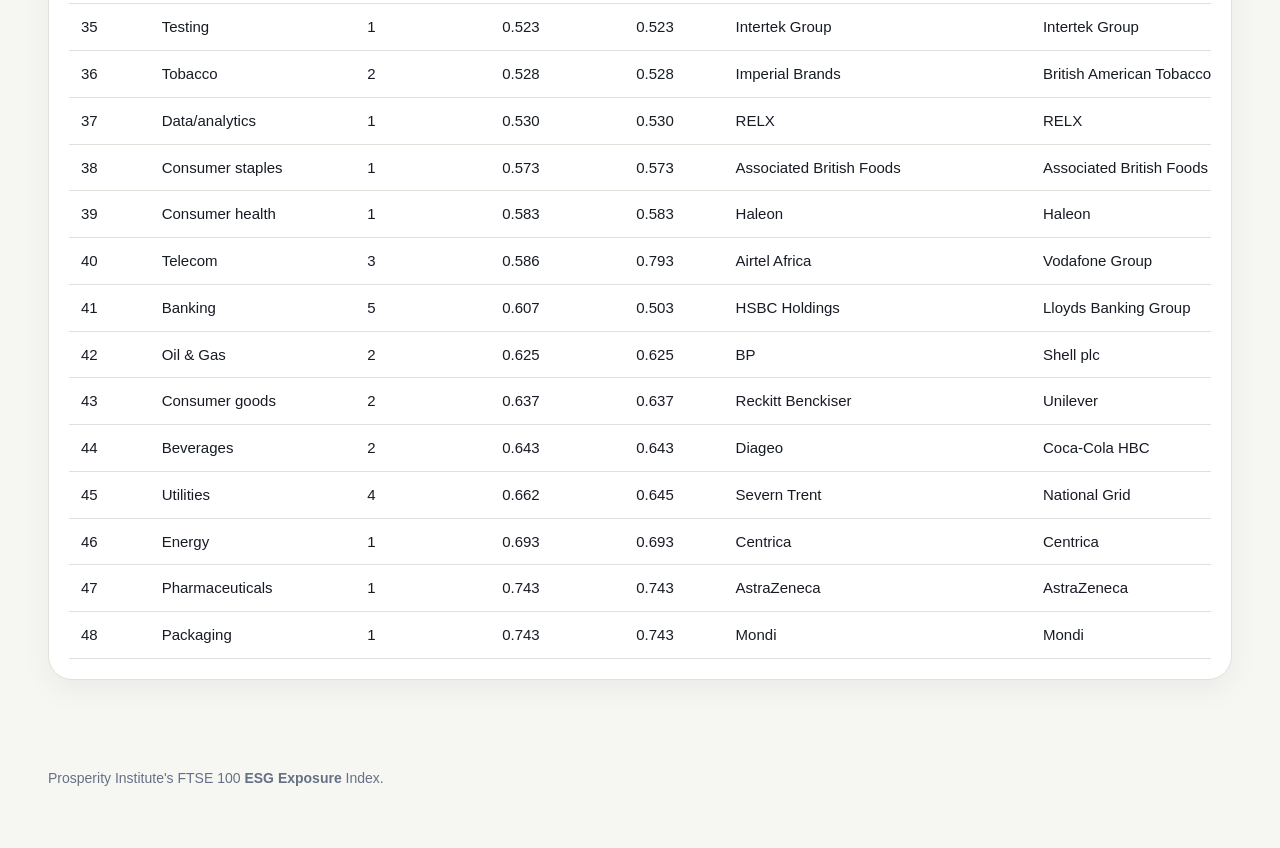
<file: sectors.html>
<!DOCTYPE html>
<html lang="en">
<head>
<meta charset="UTF-8">
<meta name="viewport" content="width=device-width, initial-scale=1.0">
<title>Sector Analysis | FTSE 100 ESG Exposure Index</title>
<link rel="stylesheet" href="styles.css">
<script src="https://cdn.plot.ly/plotly-2.35.2.min.js"></script>
<script defer src="data.js"></script>
<script defer src="sectors.js"></script>
</head>
<body>

<header>
  <div class="wrap nav">
    <a href="index.html" class="brand">
  <div class="brand-mark">↗</div>
  <div class="brand-name">Prosperity Institute FTSE 100 <strong>ESG Exposure</strong> Index</div>
</a>
    <nav class="nav-links">
      <a href="index.html">Overview</a>
      <a href="sectors.html" class="active">Sectors</a>
      <a href="rankings.html">Rankings</a>
      <a href="methodology.html">Methodology</a>
      <a href="companies.html">Companies</a>
    </nav>
  </div>
</header>

<section class="hero">
  <div class="wrap hero-inner">
    <div>
      <div class="eyebrow">FTSE 100 ESG Exposure Analysis</div>
      <h1>Sector <span class="accent">Analysis</span></h1>
      <p>
        A sector-level view of the index. Higher scores reflect greater ESG-related commitments,
        reporting intensity, and transition activity. Lower scores rank better.
      </p>
    </div>

    <div class="hero-panel">
      <h3>Interpretation</h3>
      <p>This page aggregates company-level environment exposure scores by sector.</p>
      <div class="signal-list">
        <div class="signal"><span class="name">Best sector</span><span class="tag">Lowest average</span></div>
        <div class="signal"><span class="name">Worst sector</span><span class="tag" style="background:rgba(240,120,120,0.12);color:#f0a0a0;">Highest average</span></div>
        <div class="signal"><span class="name">Ranking logic</span><span class="tag">Ascending</span></div>
      </div>
    </div>
  </div>
</section>

<div class="stats-strip">
  <div class="wrap stats-grid" id="sectorStatsGrid"></div>
</div>

<section class="page">
  <div class="wrap">
    <div class="card sector-panel-card">
      <div class="section-head sector-head">
        <div>
          <h2><Strong>Sector Rankings</Strong></h2>
          <p>Average environment exposure score by sector.</p>
        </div>
      </div>
      <div id="sectorBarChart" style="width:100%;height:620px;"></div>
    </div>
  </div>
</section>

<section class="page">
  <div class="wrap">
    <div class="card sector-panel-card">
      <div class="section-head sector-head">
        <div>
          <h2><Strong>Score Distribution by Sector</Strong></h2>
          <p>Spread of company environment scores inside each sector.</p>
        </div>
      </div>
      <div id="sectorBoxPlot" style="width:100%;height:560px;"></div>
    </div>
  </div>
</section>

<section class="page">
  <div class="wrap">
    <div class="card sector-panel-card">
      <div class="section-head sector-head">
        <div>
          <h2><Strong>Average Component Breakdown</Strong></h2>
          <p>Average Climate Targets, Investment &amp; Transition, and Climate Reporting by sector.</p>
        </div>
      </div>
      <div id="sectorStackedChart" style="width:100%;height:560px;"></div>
    </div>
  </div>
</section>

<section class="page">
  <div class="wrap">
    <div class="card sector-panel-card">
      <div class="section-head sector-head">
        <div>
          <h2><Strong>Sector Table</Strong></h2>
          <p>Lower average scores rank better.</p>
        </div>
      </div>
      <div style="overflow-x:auto;">
        <table style="width:100%; border-collapse:collapse;">
          <thead>
            <tr>
              <th style="text-align:left; padding:12px;">Rank</th>
              <th style="text-align:left; padding:12px;">Sector</th>
              <th style="text-align:left; padding:12px;">Companies</th>
              <th style="text-align:left; padding:12px;">Avg Score</th>
              <th style="text-align:left; padding:12px;">Median</th>
              <th style="text-align:left; padding:12px;">Best Company</th>
              <th style="text-align:left; padding:12px;">Worst Company</th>
              <th style="text-align:left; padding:12px;">Range</th>
            </tr>
          </thead>
          <tbody id="sectorTableBody"></tbody>
        </table>
      </div>
    </div>
  </div>
</section>

<footer class="foot">
  <div class="wrap">Prosperity Institute's FTSE 100 <strong>ESG Exposure</strong> Index.</div>
</footer>

</body>
</html>
</file>
<file: styles.css>
:root {
  --bg: #f6f7f3;
  --surface: #ffffff;
  --surface-soft: #f0f3ee;
  --surface-muted: #eef1eb;
  --ink: #171b24;
  --ink-soft: #667085;
  --ink-faint: #98a2b3;
  --line: #dde3da;
  --line-dark: #d0d8ce;
  --navy: #10192b;
  --green: #2f8b57;
  --green-soft: #dcecdf;
  --green-faint: #edf7ef;
  --red: #d95d5d;
  --red-soft: #fae8e8;
  --amber: #c6872f;
  --amber-soft: #f6ecd9;
  --shadow: 0 10px 30px rgba(16, 25, 43, 0.05);
}

* {
  box-sizing: border-box;
}

html {
  scroll-behavior: smooth;
}

body {
  margin: 0;
  font-family: Inter, Arial, sans-serif;
  background: var(--bg);
  color: var(--ink);
  line-height: 1.45;
}

a {
  color: inherit;
  text-decoration: none;
}

.wrap {
  max-width: 1240px;
  margin: 0 auto;
  padding: 0 28px;
}

.wrap-wide {
  max-width: 1540px;
  margin: 0 auto;
  padding: 0 24px;
}

header {
  position: sticky;
  top: 0;
  z-index: 50;
  background: rgba(246, 247, 243, 0.92);
  backdrop-filter: blur(12px);
  border-bottom: 1px solid var(--line);
}

.nav {
  display: flex;
  align-items: center;
  justify-content: space-between;
  padding: 18px 0;
}

.brand {
  display: flex;
  align-items: center;
  gap: 14px;
  font-weight: 700;
  color: var(--ink);
}

.brand-mark {
  width: 40px;
  height: 40px;
  border-radius: 14px;
  display: grid;
  place-items: center;
  background: var(--green);
  color: white;
  box-shadow: 0 8px 24px rgba(47, 139, 87, 0.2);
  font-size: 18px;
}

.brand-name {
  font-size: 17px;
  font-weight: 700;
}

.nav-links {
  display: flex;
  gap: 10px;
  flex-wrap: wrap;
}

.nav-links a {
  padding: 10px 16px;
  border-radius: 999px;
  color: var(--ink-soft);
  font-weight: 600;
  font-size: 14px;
}

.nav-links a.active,
.nav-links a:hover {
  background: var(--green-soft);
  color: #24553a;
}

.hero {
  background:
    radial-gradient(circle at right top, rgba(47, 139, 87, 0.18), transparent 28%),
    linear-gradient(90deg, var(--navy) 0%, #111a2d 48%, #0f1727 100%);
  color: white;
  border-bottom: 1px solid rgba(255, 255, 255, 0.05);
}

.hero-inner {
  display: grid;
  grid-template-columns: 1.15fr 0.85fr;
  gap: 42px;
  padding: 54px 0 64px;
  align-items: stretch;
}

.eyebrow {
  display: inline-flex;
  align-items: center;
  gap: 8px;
  padding: 8px 14px;
  border-radius: 999px;
  background: rgba(24, 66, 43, 0.65);
  color: #7ed39f;
  font-size: 13px;
  font-weight: 600;
}

.hero h1 {
  margin: 18px 0 0;
  font-family: Georgia, "Times New Roman", serif;
  font-size: 72px;
  line-height: 0.93;
  letter-spacing: -0.03em;
  font-weight: 400;
}

.hero h1 .accent {
  color: var(--green);
  display: block;
}

.hero p {
  margin: 24px 0 0;
  max-width: 740px;
  color: rgba(255, 255, 255, 0.8);
  font-size: 17px;
  line-height: 1.6;
}

.hero-actions {
  margin-top: 28px;
  display: flex;
  gap: 14px;
  flex-wrap: wrap;
}

.btn {
  display: inline-flex;
  align-items: center;
  justify-content: center;
  gap: 10px;
  padding: 14px 22px;
  border-radius: 16px;
  font-weight: 700;
  font-size: 15px;
  border: 1px solid transparent;
}

.btn-primary {
  background: var(--green);
  color: white;
  box-shadow: 0 12px 28px rgba(47, 139, 87, 0.22);
}

.btn-secondary {
  background: rgba(255, 255, 255, 0.1);
  color: white;
  border-color: rgba(255, 255, 255, 0.1);
}

.hero-panel {
  align-self: end;
  background: rgba(255, 255, 255, 0.06);
  border: 1px solid rgba(255, 255, 255, 0.08);
  border-radius: 28px;
  padding: 26px;
}

.hero-panel h3 {
  margin: 0 0 12px;
  font-size: 13px;
  letter-spacing: 0.06em;
  text-transform: uppercase;
  color: rgba(255, 255, 255, 0.66);
}

.hero-panel p {
  margin: 0 0 14px;
  font-size: 14px;
  color: rgba(255, 255, 255, 0.74);
  line-height: 1.55;
}

.signal-list {
  display: grid;
  gap: 10px;
  margin-top: 18px;
}

.signal {
  display: flex;
  align-items: center;
  justify-content: space-between;
  gap: 16px;
  background: rgba(255, 255, 255, 0.05);
  border-radius: 16px;
  padding: 12px 14px;
}

.signal .name {
  font-size: 14px;
  color: rgba(255, 255, 255, 0.92);
}

.signal .tag {
  border-radius: 999px;
  padding: 6px 10px;
  background: rgba(126, 211, 159, 0.12);
  color: #8ce0aa;
  font-size: 12px;
  font-weight: 700;
}

.stats-strip {
  background: var(--surface);
  border-bottom: 1px solid var(--line);
}

.stats-grid {
  display: grid;
  grid-template-columns: repeat(4, 1fr);
  gap: 0;
}

.stat {
  padding: 28px 12px;
  text-align: center;
}

.stat-value {
  font-family: Georgia, "Times New Roman", serif;
  font-size: 54px;
  line-height: 1;
  letter-spacing: -0.03em;
}

.stat-label {
  margin-top: 6px;
  color: var(--ink-soft);
  font-size: 15px;
}

section.page {
  padding: 54px 0;
}

.section-head {
  display: flex;
  align-items: end;
  justify-content: space-between;
  gap: 20px;
  margin-bottom: 22px;
}

.section-head h1,
.section-head h2 {
  margin: 0;
  font-family: Georgia, "Times New Roman", serif;
  font-size: 46px;
  line-height: 1.02;
  letter-spacing: -0.03em;
  font-weight: 400;
  white-space: normal;
  overflow-wrap: anywhere;
  word-break: break-word;
  max-width: 100%;
}

.section-head p {
  margin: 8px 0 0;
  color: var(--ink-soft);
  max-width: 720px;
  font-size: 18px;
  line-height: 1.35;
}

.section-link {
  color: var(--green);
  font-weight: 700;
  white-space: nowrap;
}

.overview-grid {
  display: grid;
  grid-template-columns: 1.05fr 1fr;
  gap: 30px;
  align-items: start;
}

.pillar-stack {
  display: grid;
  gap: 14px;
}

.pillar-card,
.card {
  background: var(--surface);
  border: 1px solid var(--line);
  border-radius: 24px;
  box-shadow: var(--shadow);
}

.pillar-card {
  padding: 20px 22px;
}

.pillar-top {
  display: flex;
  justify-content: space-between;
  gap: 16px;
  align-items: center;
  margin-bottom: 14px;
}

.pillar-title {
  display: flex;
  gap: 10px;
  align-items: center;
  font-weight: 700;
  font-size: 20px;
}

.pill {
  display: inline-flex;
  align-items: center;
  gap: 8px;
  padding: 6px 10px;
  border-radius: 999px;
  font-size: 12px;
  font-weight: 700;
  background: var(--surface-muted);
  color: var(--ink-soft);
}

.progress {
  position: relative;
  width: 100%;
  height: 10px;
  background: #edf0ea;
  border-radius: 999px;
  overflow: hidden;
}

.progress > span {
  display: block;
  height: 100%;
  border-radius: 999px;
  background: linear-gradient(90deg, #40b777 0%, var(--green) 100%);
}

.progress.red > span {
  background: linear-gradient(90deg, #ee8d8d 0%, var(--red) 100%);
}

.pillar-note {
  margin-top: 10px;
  color: var(--ink-soft);
  font-size: 14px;
}

.leaderboard {
  padding: 20px;
}

.leaderboard-list {
  display: grid;
  gap: 10px;
}

.lb-row {
  display: grid;
  grid-template-columns: 46px minmax(0, 1fr) 140px;
  gap: 14px;
  align-items: center;
  padding: 14px 14px;
  border-radius: 18px;
  border: 1px solid var(--line);
  background: linear-gradient(180deg, #fff, #fbfcfa);
}

.lb-rank {
  width: 34px;
  height: 34px;
  border-radius: 999px;
  display: grid;
  place-items: center;
  background: var(--surface-muted);
  color: var(--green);
  font-weight: 800;
  font-size: 14px;
}

.lb-company .name {
  font-weight: 700;
  font-size: 18px;
  white-space: nowrap;
  overflow: hidden;
  text-overflow: ellipsis;
}

.lb-company .meta {
  margin-top: 4px;
  color: var(--ink-soft);
  font-size: 13px;
}

.lb-score {
  text-align: right;
}

.lb-score .value {
  font-size: 34px;
  font-weight: 800;
  letter-spacing: -0.04em;
}

.lb-score .ticker {
  color: var(--ink-soft);
  font-size: 12px;
  font-weight: 700;
  letter-spacing: 0.05em;
}

.toolbar {
  display: grid;
  grid-template-columns: minmax(0, 1fr) 220px 160px;
  gap: 12px;
  margin: 22px 0;
}

.control {
  border-radius: 18px;
  border: 1px solid var(--line-dark);
  background: var(--surface);
  padding: 14px 16px;
  font-size: 15px;
  color: var(--ink);
  outline: none;
}

.table-card {
  background: var(--surface);
  border: 1px solid var(--line);
  border-radius: 24px;
  box-shadow: var(--shadow);
}

.table-wrap {
  overflow-x: auto;
  border-radius: 24px;
}

table {
  width: 100%;
  border-collapse: collapse;
  min-width: 1350px;
}

thead th {
  text-align: left;
  padding: 18px 16px;
  font-size: 13px;
  color: var(--ink-soft);
  letter-spacing: 0.04em;
  text-transform: uppercase;
  border-bottom: 1px solid var(--line);
  background: #fbfcfa;
  position: sticky;
  top: 0;
  z-index: 2;
  cursor: pointer;
  white-space: nowrap;
}

tbody td {
  padding: 16px;
  border-bottom: 1px solid var(--line);
  vertical-align: middle;
  font-size: 15px;
}

tbody tr:hover {
  background: #fbfcfa;
}

.rank-badge {
  width: 32px;
  height: 32px;
  border-radius: 999px;
  display: grid;
  place-items: center;
  background: var(--surface-muted);
  color: var(--green);
  font-weight: 800;
  font-size: 14px;
}

.ticker-badge {
  display: inline-flex;
  padding: 5px 8px;
  border-radius: 8px;
  background: var(--surface-muted);
  color: var(--ink-soft);
  font-size: 12px;
  font-weight: 700;
}

.company-name {
  font-weight: 700;
  font-size: 16px;
  min-width: 240px;
}

.sector-name {
  color: var(--ink-soft);
}

.metric-cell {
  display: flex;
  align-items: center;
  gap: 10px;
}

.metric-cell .pct {
  min-width: 48px;
  text-align: right;
  color: var(--ink-soft);
  font-weight: 600;
  font-size: 13px;
}

.tiny-track {
  width: 78px;
  height: 8px;
  border-radius: 999px;
  background: #edf0ea;
  overflow: hidden;
}

.tiny-fill {
  height: 100%;
  border-radius: 999px;
  background: linear-gradient(90deg, #40b777 0%, var(--green) 100%);
}

.tiny-fill.bad {
  background: linear-gradient(90deg, #ee8d8d 0%, var(--red) 100%);
}

.score-value {
  font-size: 17px;
  font-weight: 800;
  letter-spacing: -0.02em;
}

.tier-pill {
  display: inline-flex;
  align-items: center;
  gap: 8px;
  padding: 8px 12px;
  border-radius: 999px;
  font-size: 13px;
  font-weight: 700;
}

.tier-pill::before {
  content: '';
  width: 7px;
  height: 7px;
  border-radius: 999px;
  background: currentColor;
}

.tier-best {
  color: #1f7a46;
  background: #e8f5ea;
}

.tier-good {
  color: #4f9b63;
  background: #eef8f0;
}

.tier-moderate {
  color: #b7811f;
  background: #f8edd8;
}

.tier-poor {
  color: #c96a2b;
  background: #faeadf;
}

.tier-wasteful {
  color: #c94b4b;
  background: #f9e3e3;
}
.brand {
  display: flex;
  align-items: center;
  gap: 14px;
  font-weight: 700;
  color: var(--ink);
  text-decoration: none;
}
.method-grid,
.simple-grid {
  display: grid;
  grid-template-columns: repeat(3, 1fr);
  gap: 18px;
}

.method-card,
.simple-card {
  background: var(--surface);
  border: 1px solid var(--line);
  border-radius: 24px;
  padding: 24px;
  box-shadow: var(--shadow);
}

.method-card h3,
.simple-card h3 {
  margin: 0 0 14px;
  font-size: 24px;
  font-family: Georgia, "Times New Roman", serif;
  font-weight: 400;
}

.method-card ul {
  margin: 0;
  padding-left: 18px;
  color: var(--ink-soft);
}

.method-card li {
  margin: 10px 0;
}

.simple-card p,
.simple-card li {
  color: var(--ink-soft);
}

.construction {
  margin-top: 18px;
  background: #fbfcfa;
  border: 1px solid var(--line);
  border-radius: 20px;
  padding: 18px 20px;
  color: var(--ink-soft);
}

.foot {
  padding: 34px 0 60px;
  color: var(--ink-soft);
  font-size: 14px;
}

/* ===== SECTOR SUMMARY CARD FIXES ===== */
/* ===== SECTOR SUMMARY CARD FIXES ===== */
.sector-stat-card {
  min-height: 120px;
  display: flex;
  flex-direction: column;
  justify-content: space-between;
  padding: 14px 18px;
}

.sector-stat-value {
  font-size: 22px !important;
  line-height: 1.05 !important;
  white-space: normal !important;
  overflow-wrap: anywhere !important;
  word-break: break-word !important;
  max-width: 100% !important;
  margin: 6px 0 !important;
}

.stat-note {
  font-size: 12px;
  line-height: 1.2;
  margin-top: 6px;
}

/* ===== PANEL CARD PADDING FIX ===== */
.mini-chart-card,
.sector-panel-card {
  padding: 18px 20px 20px 20px;
}

.main-leaderboard-card {
  padding: 20px;
}

/* ===== HOMEPAGE MINI CHART FIX ===== */
.overview-mini-head {
  margin-bottom: 10px !important;
}

.overview-mini-head h2 {
  font-size: 24px !important;
  line-height: 1.08 !important;
  margin: 0 0 6px 0 !important;
  white-space: normal !important;
  overflow-wrap: anywhere !important;
  word-break: break-word !important;
}

.overview-mini-head p {
  font-size: 15px !important;
  line-height: 1.3 !important;
  margin: 0 !important;
  white-space: normal !important;
  overflow-wrap: anywhere !important;
  word-break: break-word !important;
  max-width: 100% !important;
}

/* ===== SECTOR PAGE HEADING FIX ===== */
.sector-head {
  margin-bottom: 14px !important;
}

.sector-head h2 {
  font-size: 26px !important;
  line-height: 1.08 !important;
  margin: 0 0 6px 0 !important;
  white-space: normal !important;
  overflow-wrap: anywhere !important;
  word-break: break-word !important;
}

.sector-head p {
  font-size: 15px !important;
  line-height: 1.3 !important;
  margin: 0 !important;
  white-space: normal !important;
  overflow-wrap: anywhere !important;
  word-break: break-word !important;
  max-width: 100% !important;
}

@media (max-width: 900px) {
  .sector-stat-value {
    font-size: 18px !important;
  }

  .overview-mini-head h2,
  .sector-head h2 {
    font-size: 22px !important;
  }

  .overview-mini-head p,
  .sector-head p {
    font-size: 14px !important;
  }

  .mini-chart-card,
  .sector-panel-card {
    padding: 16px;
  }
}

@media (max-width: 640px) {
  .overview-mini-head h2,
  .sector-head h2 {
    font-size: 20px !important;
  }
}
</file>
